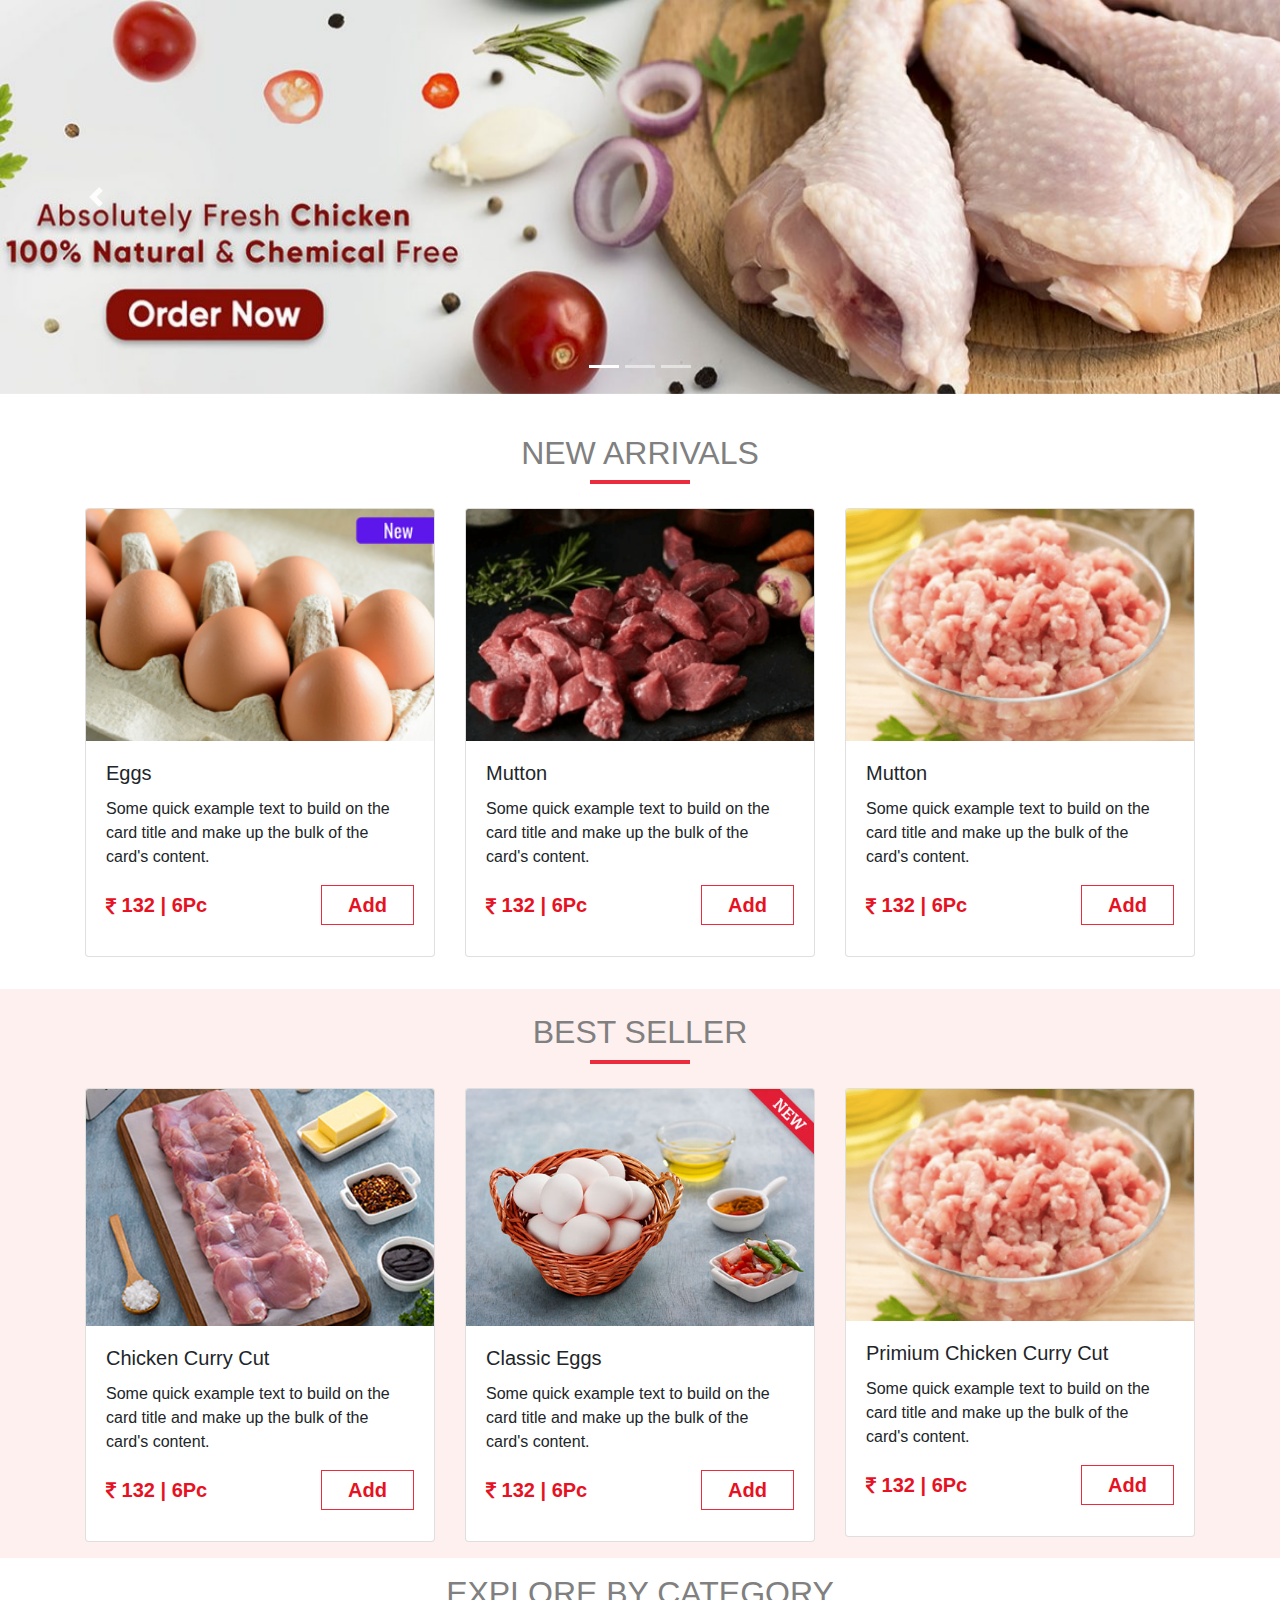
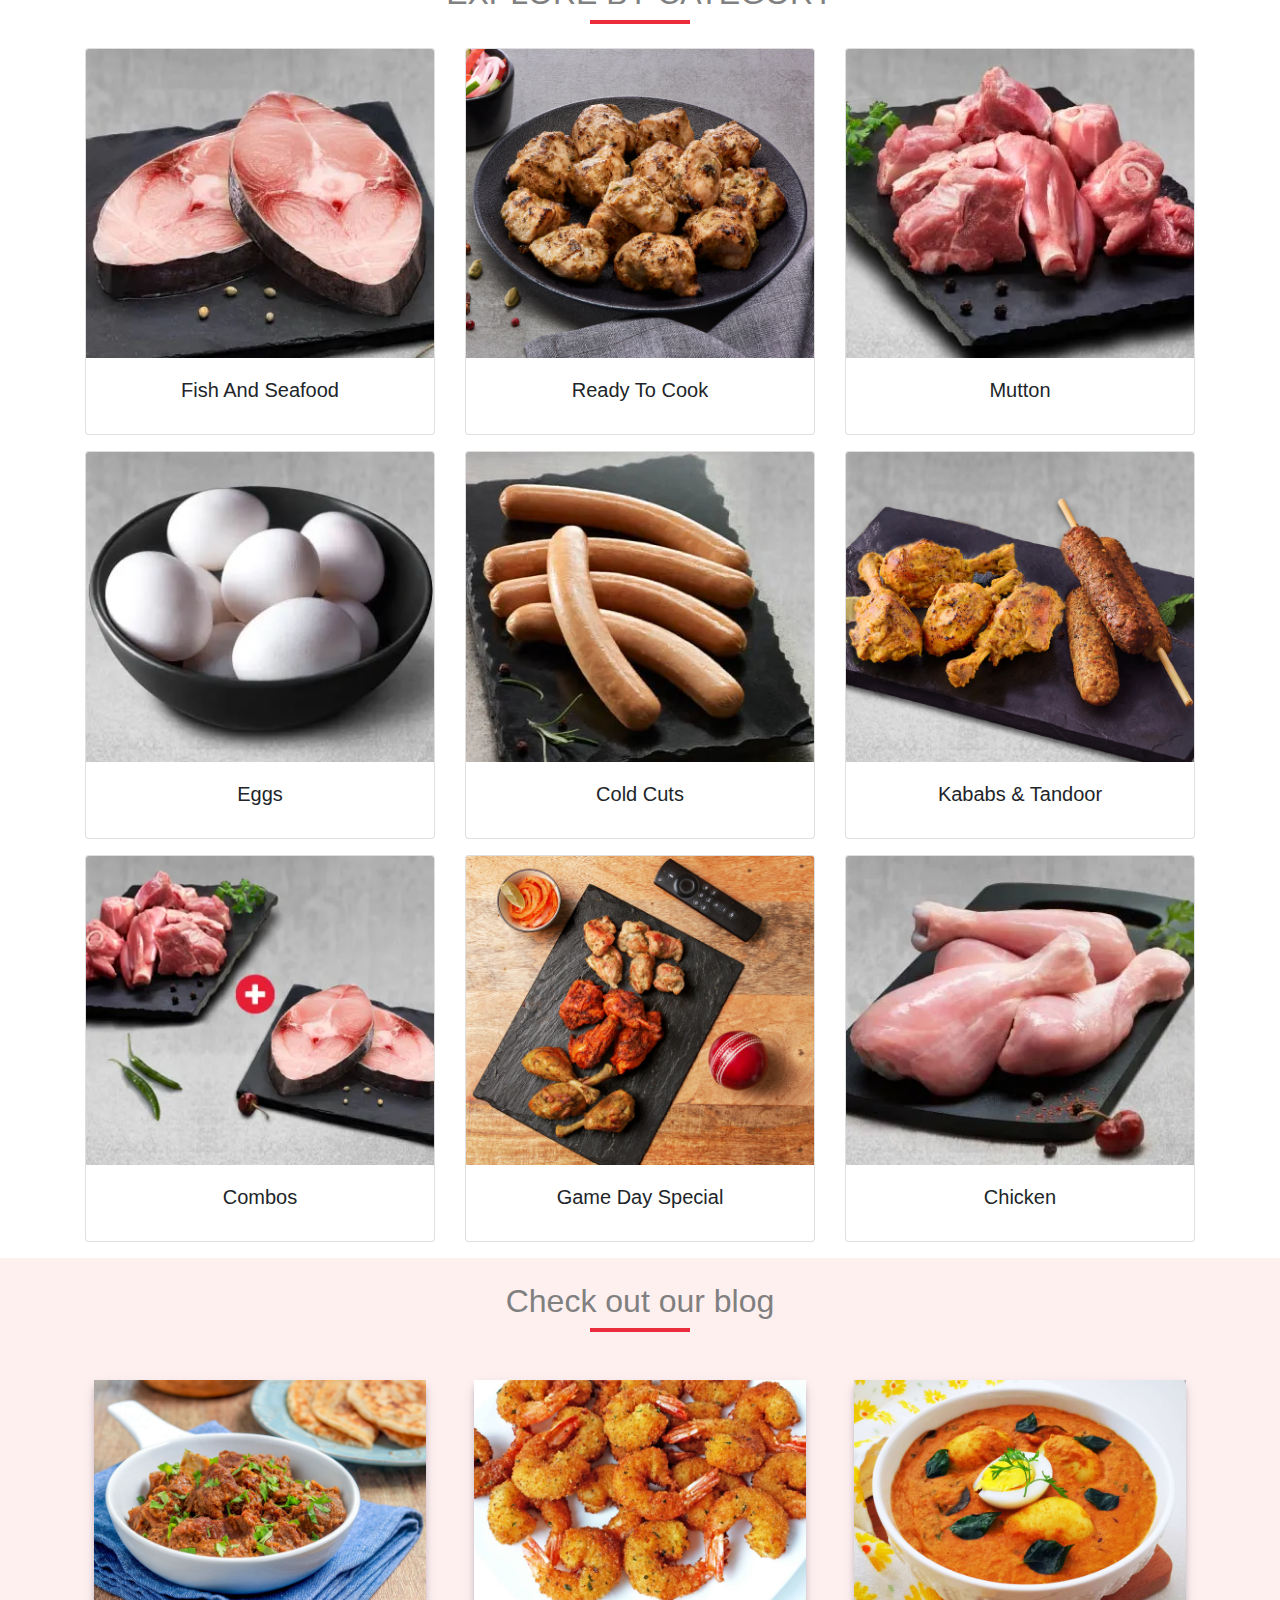
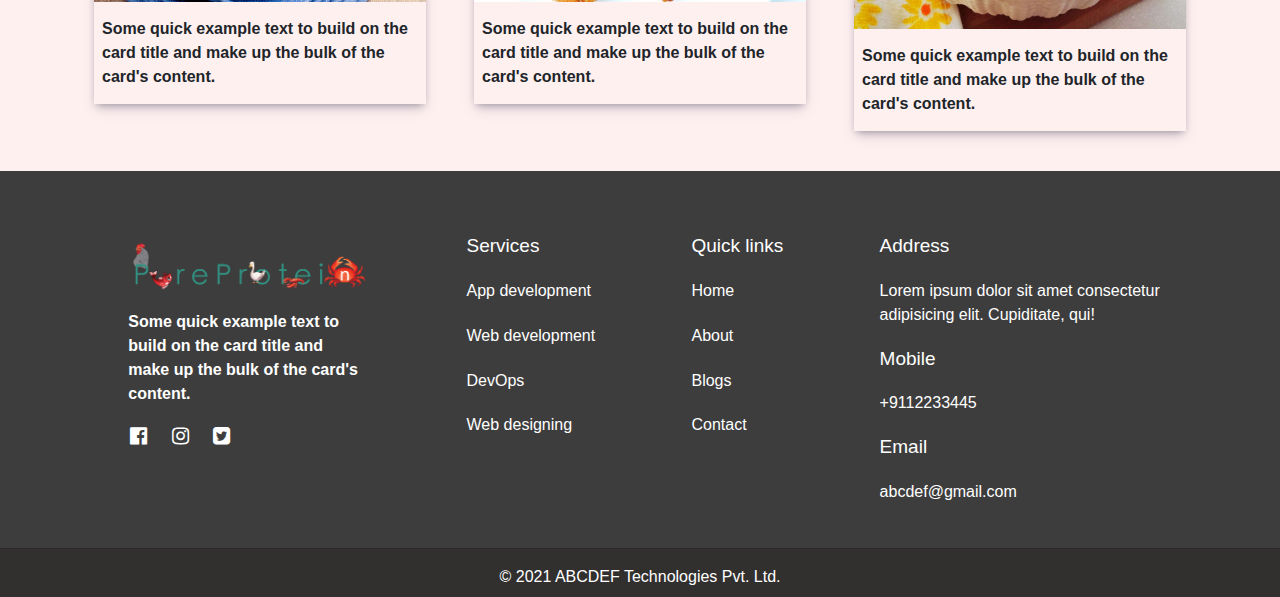
<file: index.html>
<!DOCTYPE html>
<html lang="en">

<head>
  <meta charset="UTF-8">
  <meta http-equiv="X-UA-Compatible" content="IE=edge">
  <meta name="viewport" content="width=device-width, initial-scale=1.0">
  <link rel="stylesheet" href="https://cdn.jsdelivr.net/npm/bootstrap@4.0.0/dist/css/bootstrap.min.css"
    integrity="sha384-Gn5384xqQ1aoWXA+058RXPxPg6fy4IWvTNh0E263XmFcJlSAwiGgFAW/dAiS6JXm" crossorigin="anonymous">
  <link rel="stylesheet" href="style/style.css">
  <link rel="stylesheet" href="https://cdnjs.cloudflare.com/ajax/libs/font-awesome/4.7.0/css/font-awesome.min.css">
 
  <title>Foodproject</title>
</head>

<body>
  <div class="header" id="headerd">
   
  </div>
  <!-- banner -->
  <section>
    <div class="row mr-0 ml-0" id="padding100">
      <div class="col-12 p-0">
        <!-- start -->
        <div id="carouselExampleIndicators" class="carousel slide" data-ride="carousel">
          <ol class="carousel-indicators">
            <li data-target="#carouselExampleIndicators" data-slide-to="0" class="active"></li>
            <li data-target="#carouselExampleIndicators" data-slide-to="1"></li>
            <li data-target="#carouselExampleIndicators" data-slide-to="2"></li>
          </ol>
          <div class="carousel-inner">
            <div class="carousel-item active">
              <img class="d-block w-100 img-fluid" src="./images/sliderr.jpg" alt="First slide">
            </div>
            <div class="carousel-item">
              <img class="d-block w-100 img-fluid" src="./images/slider3.jpg" alt="Second slide">
            </div>
            <div class="carousel-item">
              <img class="d-block w-100 img-fluid" src="./images/sliderr.jpg" alt="Third slide">
            </div>
          </div>
          <a class="carousel-control-prev" href="#carouselExampleIndicators" role="button" data-slide="prev">
            <span class="carousel-control-prev-icon" aria-hidden="true"></span>
            <span class="sr-only">Previous</span>
          </a>
          <a class="carousel-control-next" href="#carouselExampleIndicators" role="button" data-slide="next">
            <span class="carousel-control-next-icon" aria-hidden="true"></span>
            <span class="sr-only">Next</span>
          </a>
        </div>
        <!-- end -->
      </div>
    </div>
  </section>
  <!-- end -->
  <!-- card section -->
  <section>
    <div class="container mt-3 position-relative">
      <h2 class="text-center position-relative  new-arrivals pt-4"> NEW ARRIVALS</h2>
      <div class="arrow mb-4">
      </div>


      <div class="row">
        <div class="col-lg-4 col-md-6 mb-3 ">
          <div class="card effect">

            <img class="card-img-top position-relative" src="./images/9.png" alt="Card image cap">
            <div class="overlay">
            </div>

            <div class="card-body">
              <h5 class="card-title">Eggs</h5>
              <p class="card-text">Some quick example text to build on the card title and make up the bulk of the card's
                content.</p>
              <!-- <a href="#" class="btn btn-primary">Go somewhere</a> -->
              <div class=" mt-2 d-flex  justify-content-between check-1">
                <div class="d-flex rupay">
                  <p> <i class="fa fa-inr" aria-hidden="true"></i> 132 | 6Pc</p>
                </div>

                <a href="#" class="buttoncard-1">Add</a>
              </div>

            </div>
          </div>
        </div>
        <div class="col-lg-4 col-md-6 mb-3">
          <div class="card effect">
            <img class="card-img-top" src="./images/1.png" alt="Card image cap">
            <div class="card-body">
              <h5 class="card-title">Mutton</h5>
              <p class="card-text">Some quick example text to build on the card title and make up the bulk of the card's
                content.</p>
              <div class=" mt-2 d-flex  justify-content-between check-1">
                <div class="d-flex rupay">
                  <p> <i class="fa fa-inr" aria-hidden="true"></i> 132 | 6Pc</p>
                </div>

                <a href="#" class="buttoncard-1">Add</a>
              </div>
            </div>
          </div>
        </div>
        <div class="col-lg-4 col-md-6 mb-3">
          <div class="card effect">
            <img class="card-img-top" src="./images/2.png" alt="Card image cap">
            <div class="card-body">
              <h5 class="card-title">Mutton</h5>
              <p class="card-text">Some quick example text to build on the card title and make up the bulk of the card's
                content.</p>
              <div class=" mt-2 d-flex  justify-content-between check-1">
                <div class="d-flex rupay">
                  <p> <i class="fa fa-inr" aria-hidden="true"></i> 132 | 6Pc</p>
                </div>

                <a href="#" class="buttoncard-1">Add</a>
              </div>
            </div>
          </div>
        </div>




      </div>
  </section>
  <!-- card end -->

  <!-- card section -->
  <section class="bgcolor">
    <div class="container mt-3 ">
      <h2 class="text-center pt-4 new-arrivals">BEST SELLER </h2>
      <div class="arrow mb-4">
      </div>
      <div class="row">



        <div class="col-lg-4 col-md-6 mb-3">
          <div class="card effect">
            <img class="card-img-top" src="./images/222.jfif" alt="Card image cap">
            <div class="card-body">
              <h5 class="card-title">Chicken Curry Cut</h5>
              <p class="card-text">Some quick example text to build on the card title and make up the bulk of the card's
                content.</p>
              <div class=" mt-2 d-flex  justify-content-between check-1">
                <div class="d-flex rupay">
                  <p> <i class="fa fa-inr" aria-hidden="true"></i> 132 | 6Pc</p>
                </div>

                <a href="#" class="buttoncard-1">Add</a>
              </div>
            </div>
          </div>
        </div>
        <div class="col-lg-4 col-md-6 mb-3">
          <div class="card effect">
            <img class="card-img-top" src="./images/16.jfif" alt="Card image cap">
            <div class="card-body">
              <h5 class="card-title">Classic Eggs</h5>
              <p class="card-text">Some quick example text to build on the card title and make up the bulk of the card's
                content.</p>
              <div class=" mt-2 d-flex  justify-content-between check-1">
                <div class="d-flex rupay">
                  <p> <i class="fa fa-inr" aria-hidden="true"></i> 132 | 6Pc</p>
                </div>

                <a href="#" class="buttoncard-1">Add</a>
              </div>
            </div>
          </div>
        </div>
        <div class="col-lg-4 col-md-6 mb-3">
          <div class="card effect">
            <img class="card-img-top" src="./images/2.png" alt="Card image cap">
            <div class="card-body">
              <h5 class="card-title">Primium Chicken Curry Cut</h5>
              <p class="card-text">Some quick example text to build on the card title and make up the bulk of the card's
                content.</p>
              <div class=" mt-2 d-flex  justify-content-between check-1 ">
                <div class="d-flex rupay">
                  <p> <i class="fa fa-inr" aria-hidden="true"></i> 132 | 6Pc</p>
                </div>

                <a href="#" class="buttoncard-1">Add</a>
              </div>
            </div>
          </div>
        </div>

      </div>
  </section>
  <!-- card end -->


  <!-- card section -->
  <section>
    <div class="container mt-3">
      <h2 class="text-center pt-4-3 new-arrivals">EXPLORE BY CATEGORY </h2>
      <div class="arrow mb-4">
      </div>
      <div class="row">



        <div class="col-lg-4 col-md-6 mb-3">
          <div class="card effect">
            <img class="card-img-top" src="./images/21.webp" alt="Card image cap">
            <div class="card-body">
              <h5 class="card-title text-center">Fish And Seafood</h5>
              <!-- <p class="card-text">Some quick example text to build on the card title and make up the bulk of the card's content.</p> -->
              <!-- <div class=" mt-2 d-flex  justify-content-between check-1">
             <div class="d-flex rupay"> <p> <i class="fa fa-inr" aria-hidden="true"></i> 132 | 6Pc</p>
            </div>
             
              <a href="#" class="buttoncard-1">Add</a>
          </div> -->
            </div>
          </div>
        </div>
        <div class="col-lg-4 col-md-6 mb-3">
          <div class="card effect">
            <img class="card-img-top" src="./images/22.jfif" alt="Card image cap">
            <div class="card-body">
              <h5 class="card-title text-center">Ready To Cook</h5>
              <!-- <p class="card-text">Some quick example text to build on the card title and make up the bulk of the card's content.</p> -->
              <!-- <div class=" mt-2 d-flex  justify-content-between check-1">
             <div class="d-flex rupay"> <p> <i class="fa fa-inr" aria-hidden="true"></i> 132 | 6Pc</p></div>
            
              <a href="#" class="buttoncard-1">Add</a>
          </div> -->
            </div>
          </div>
        </div>
        <div class="col-lg-4 col-md-6 mb-3">
          <div class="card effect">
            <img class="card-img-top" src="./images/23.webp" alt="Card image cap">
            <div class="card-body">
              <h5 class="card-title text-center">Mutton</h5>
              <!-- <p class="card-text">Some quick example text to build on the card title and make up the bulk of the card's content.</p> -->
              <!-- <div class=" mt-2 d-flex  justify-content-between check-1 ">
             <div class="d-flex rupay">
              <p> <i class="fa fa-inr" aria-hidden="true"></i> 132 | 6Pc</p>
             </div>
             
              <a href="#" class="buttoncard-1">Add</a>
          </div> -->
            </div>
          </div>
        </div>
        <div class="col-lg-4 col-md-6 mb-3">
          <div class="card effect">
            <img class="card-img-top" src="./images/24.webp" alt="Card image cap">
            <div class="card-body">
              <h5 class="card-title text-center">Eggs</h5>
              <!-- <p class="card-text">Some quick example text to build on the card title and make up the bulk of the card's content.</p> -->
              <!-- <div class=" mt-2 d-flex  justify-content-between check-1 ">
             <div class="d-flex rupay">
              <p> <i class="fa fa-inr" aria-hidden="true"></i> 132 | 6Pc</p>
             </div>
             
              <a href="#" class="buttoncard-1">Add</a>
          </div> -->
            </div>
          </div>
        </div>
        <div class="col-lg-4 col-md-6 mb-3">
          <div class="card effect">
            <img class="card-img-top" src="./images/25.webp" alt="Card image cap">
            <div class="card-body">
              <h5 class="card-title text-center">Cold Cuts</h5>
              <!-- <p class="card-text">Some quick example text to build on the card title and make up the bulk of the card's content.</p> -->
              <!-- <div class=" mt-2 d-flex  justify-content-between check-1 ">
             <div class="d-flex rupay">
              <p> <i class="fa fa-inr" aria-hidden="true"></i> 132 | 6Pc</p>
             </div>
             
              <a href="#" class="buttoncard-1">Add</a>
          </div> -->
            </div>
          </div>
        </div>
        <div class="col-lg-4 col-md-6 mb-3">
          <div class="card effect">
            <img class="card-img-top" src="./images/26.jfif" alt="Card image cap">
            <div class="card-body">
              <h5 class="card-title text-center">Kababs & Tandoor</h5>
              <!-- <p class="card-text">Some quick example text to build on the card title and make up the bulk of the card's content.</p> -->
              <!-- <div class=" mt-2 d-flex  justify-content-between check-1 ">
             <div class="d-flex rupay">
              <p> <i class="fa fa-inr" aria-hidden="true"></i> 132 | 6Pc</p>
             </div>
             
              <a href="#" class="buttoncard-1">Add</a>
          </div> -->
            </div>
          </div>
        </div>
        <div class="col-lg-4 col-md-6 mb-3">
          <div class="card effect">
            <img class="card-img-top" src="./images/27.webp" alt="Card image cap">
            <div class="card-body">
              <h5 class="card-title text-center">Combos</h5>
              <!-- <p class="card-text">Some quick example text to build on the card title and make up the bulk of the card's content.</p> -->
              <!-- <div class=" mt-2 d-flex  justify-content-between check-1 ">
             <div class="d-flex rupay">
              <p> <i class="fa fa-inr" aria-hidden="true"></i> 132 | 6Pc</p>
             </div>
             
              <a href="#" class="buttoncard-1">Add</a>
          </div> -->
            </div>
          </div>
        </div>
        <div class="col-lg-4 col-md-6 mb-3">
          <div class="card effect">
            <img class="card-img-top" src="./images/28.jfif" alt="Card image cap">
            <div class="card-body">
              <h5 class="card-title text-center">Game Day Special</h5>
              <!-- <p class="card-text">Some quick example text to build on the card title and make up the bulk of the card's content.</p> -->
              <!-- <div class=" mt-2 d-flex  justify-content-between check-1 ">
             <div class="d-flex rupay">
              <p> <i class="fa fa-inr" aria-hidden="true"></i> 132 | 6Pc</p>
             </div>
             
              <a href="#" class="buttoncard-1">Add</a>
          </div> -->
            </div>
          </div>
        </div>
        <div class="col-lg-4 col-md-6 mb-3">
          <div class="card effect">
            <img class="card-img-top" src="./images/29.webp" alt="Card image cap">
            <div class="card-body">
              <h5 class="card-title text-center">Chicken</h5>
              <!-- <p class="card-text">Some quick example text to build on the card title and make up the bulk of the card's content.</p> -->
              <!-- <div class=" mt-2 d-flex  justify-content-between check-1 ">
             <div class="d-flex rupay">
              <p> <i class="fa fa-inr" aria-hidden="true"></i> 132 | 6Pc</p>
             </div>
             
              <a href="#" class="buttoncard-1">Add</a>
          </div> -->
            </div>
          </div>
        </div>
      </div>
  </section>
  <!-- card end -->
  <!-- blog -->
  <section class="bgcolor">
    <div class="container ">
      <h2 class=" text-center new-arrivals pt-4">Check out our blog</h2>
      <div class="arrow mb-4">
      </div>
      <div class="row">
        <div class="col-lg-4 p-4">
          <div class="boxshadow">
            <div class="blogimg">
              <img src="./images/blog-2.jpg" class="w-100">
            </div>
            <p class="blogpara">
              Some quick example text to build on the card title and make up the bulk of the card's content.
            </p>
          </div>


        </div>
        <div class="col-lg-4 p-4">
          <div class="boxshadow">
            <div class="blogimg">
              <img src="./images/blog-6.jpg" class="w-100" p-2>
            </div>
            <p class="blogpara">
              Some quick example text to build on the card title and make up the bulk of the card's content.
            </p>
          </div>


        </div>
        <div class="col-lg-4 p-4">
          <div class="boxshadow">
            <div class="blogimg">
              <img src="./images/blog-5.jpg" class="w-100">
            </div>
            <p class="blogpara">
              Some quick example text to build on the card title and make up the bulk of the card's content.
            </p>
          </div>


        </div>

      </div>
    </div>
  </section>
  <!-- end -->
  <!-- footer -->
<div id="lastfoot">


</div>


  <!-- footer end -->



 <!-- <script>
    var nav = document.getElementById('navigation');

    window.onscroll = function () {

      if (window.pageYOffset > 50) {

        nav.style.position = "fixed";
        nav.style.top = 0;
        nav.style.background = "white";
        nav.style.zIndex = 999;
        nav.style.width = "100%";
        document.getElementById("padding100").style.marginTop = "180px"
      }

      else {
        // nav.style.position = "absolute";
        nav.style.position = 'relative'; //fixed
        nav.style.top = 0;
        nav.style.background = "#dfdfdf"
        nav.style.width = 100;
        document.getElementById("padding100").style.marginTop = "0px"
      }
    }
  </script>  -->
  
  <script src="https://code.jquery.com/jquery-3.2.1.slim.min.js"
    integrity="sha384-KJ3o2DKtIkvYIK3UENzmM7KCkRr/rE9/Qpg6aAZGJwFDMVNA/GpGFF93hXpG5KkN"
    crossorigin="anonymous"></script>
  <script src="https://cdn.jsdelivr.net/npm/popper.js@1.12.9/dist/umd/popper.min.js"
    integrity="sha384-ApNbgh9B+Y1QKtv3Rn7W3mgPxhU9K/ScQsAP7hUibX39j7fakFPskvXusvfa0b4Q"
    crossorigin="anonymous"></script>
  <script src="https://cdn.jsdelivr.net/npm/bootstrap@4.0.0/dist/js/bootstrap.min.js"
    integrity="sha384-JZR6Spejh4U02d8jOt6vLEHfe/JQGiRRSQQxSfFWpi1MquVdAyjUar5+76PVCmYl"
    crossorigin="anonymous"></script>

<script src="./js/header.js"></script>
<script src="./js/footer.js"></script>

</body>

</html>
</file>
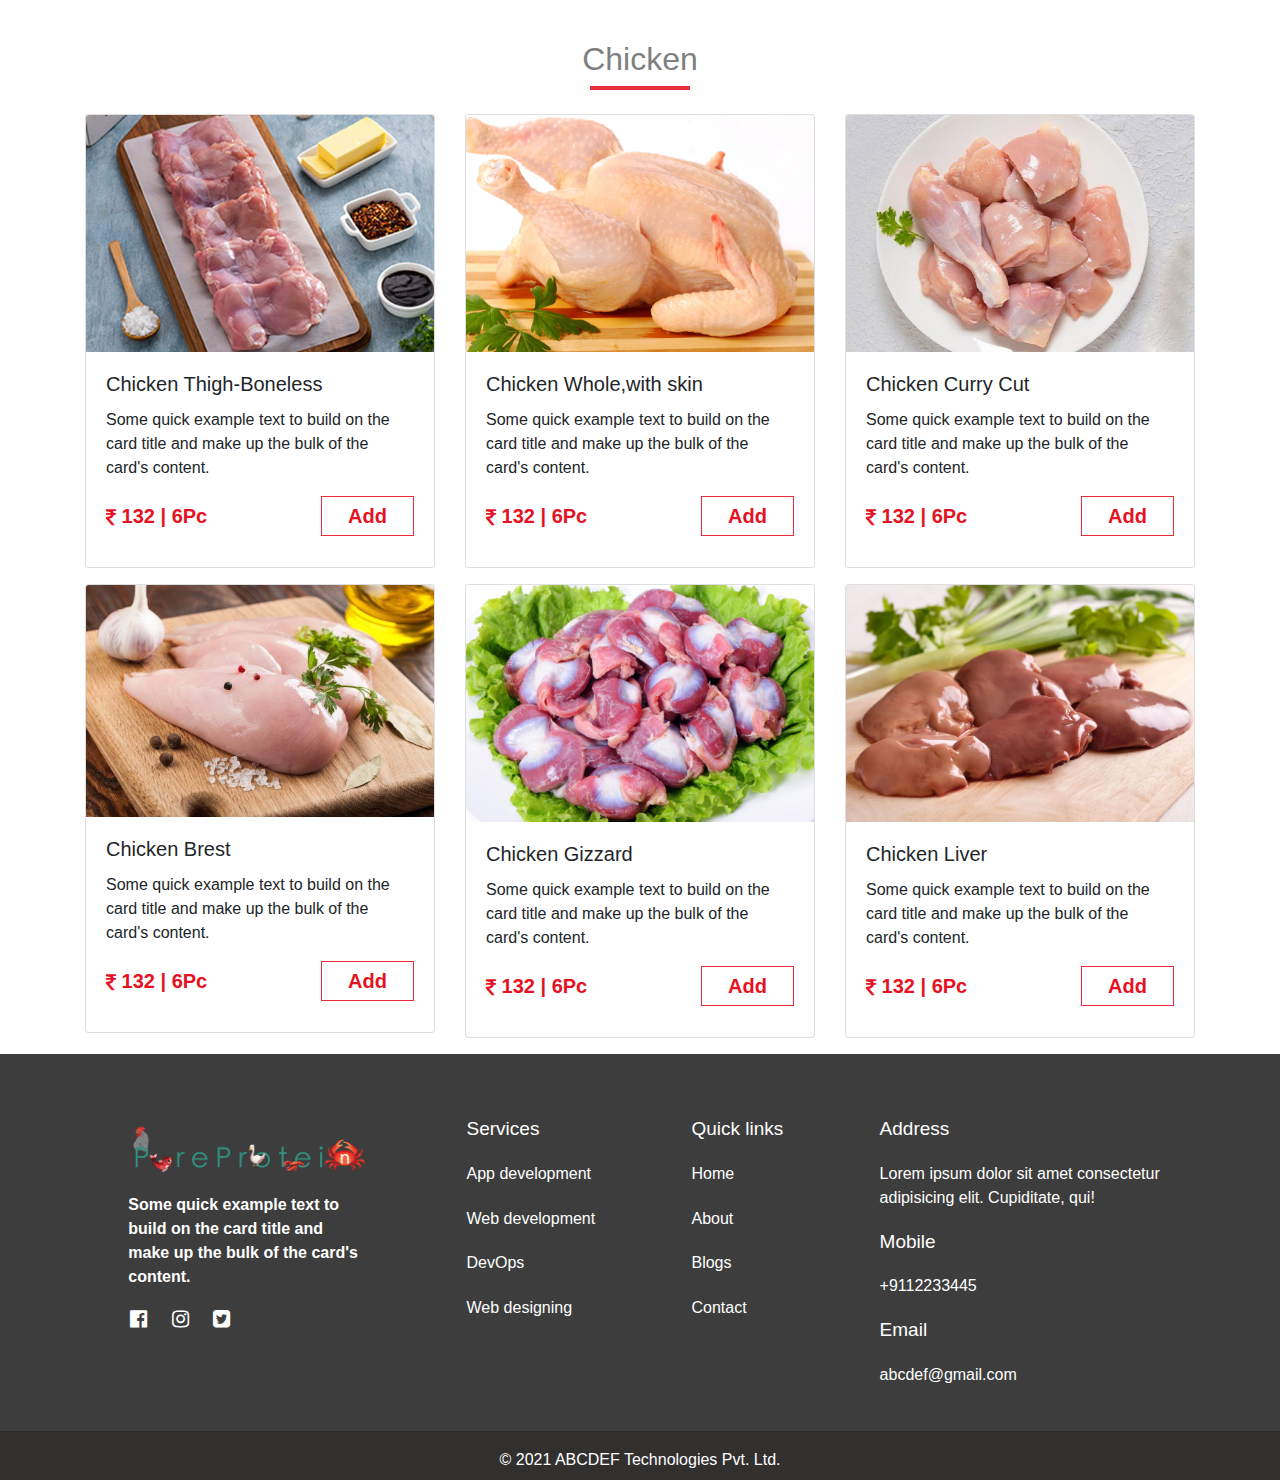
<file: chicken.html>
<!DOCTYPE html>
<html lang="en">

<head>
  <meta charset="UTF-8">
  <meta http-equiv="X-UA-Compatible" content="IE=edge">
  <meta name="viewport" content="width=device-width, initial-scale=1.0">
  <link rel="stylesheet" href="https://cdn.jsdelivr.net/npm/bootstrap@4.0.0/dist/css/bootstrap.min.css"
    integrity="sha384-Gn5384xqQ1aoWXA+058RXPxPg6fy4IWvTNh0E263XmFcJlSAwiGgFAW/dAiS6JXm" crossorigin="anonymous">
  <link rel="stylesheet" href="style/style.css">
  <link rel="stylesheet" href="https://cdnjs.cloudflare.com/ajax/libs/font-awesome/4.7.0/css/font-awesome.min.css">
 
  <title>Chicken</title>
</head>

<body>
  <div class="header" id="headerd">
   
  </div>
  <!-- banner -->
  <!-- <section>
    <div class="row mr-0 ml-0" id="padding100">
      <div class="col-12 p-0">
       
        <div id="carouselExampleIndicators" class="carousel slide" data-ride="carousel">
          <ol class="carousel-indicators">
            <li data-target="#carouselExampleIndicators" data-slide-to="0" class="active"></li>
            <li data-target="#carouselExampleIndicators" data-slide-to="1"></li>
            <li data-target="#carouselExampleIndicators" data-slide-to="2"></li>
          </ol>
          <div class="carousel-inner">
            <div class="carousel-item active">
              <img class="d-block w-100 img-fluid" src="./images/sliderr.jpg" alt="First slide">
            </div>
            <div class="carousel-item">
              <img class="d-block w-100 img-fluid" src="./images/slider3.jpg" alt="Second slide">
            </div>
            <div class="carousel-item">
              <img class="d-block w-100 img-fluid" src="./images/sliderr.jpg" alt="Third slide">
            </div>
          </div>
          <a class="carousel-control-prev" href="#carouselExampleIndicators" role="button" data-slide="prev">
            <span class="carousel-control-prev-icon" aria-hidden="true"></span>
            <span class="sr-only">Previous</span>
          </a>
          <a class="carousel-control-next" href="#carouselExampleIndicators" role="button" data-slide="next">
            <span class="carousel-control-next-icon" aria-hidden="true"></span>
            <span class="sr-only">Next</span>
          </a>
        </div>
      
      </div>
    </div>
  </section> -->
  <!-- end -->
  <!-- card section -->
  <section>
    <div class="container mt-3 position-relative">
      <h2 class="text-center position-relative  new-arrivals pt-4"> Chicken</h2>
      <div class="arrow mb-4">
      </div>


      <div class="row">
        <div class="col-lg-4 col-md-6 mb-3 ">
          <div class="card effect">

            <img class="card-img-top position-relative" src="./images/222.jfif" alt="Card image cap">
            <div class="overlay">
            </div>

            <div class="card-body">
              <h5 class="card-title">Chicken Thigh-Boneless</h5>
              <p class="card-text">Some quick example text to build on the card title and make up the bulk of the card's
                content.</p>
              <!-- <a href="#" class="btn btn-primary">Go somewhere</a> -->
              <div class=" mt-2 d-flex  justify-content-between check-1">
                <div class="d-flex rupay">
                  <p> <i class="fa fa-inr" aria-hidden="true"></i> 132 | 6Pc</p>
                </div>

                <a href="product.html" class="buttoncard-1">Add</a>
              </div>

            </div>
          </div>
        </div>
        <div class="col-lg-4 col-md-6 mb-3">
          <div class="card effect">
            <img class="card-img-top" src="./images/chicken1.png" alt="Card image cap">
            <div class="card-body">
              <h5 class="card-title">Chicken Whole,with skin</h5>
              <p class="card-text">Some quick example text to build on the card title and make up the bulk of the card's
                content.</p>
              <div class=" mt-2 d-flex  justify-content-between check-1">
                <div class="d-flex rupay">
                  <p> <i class="fa fa-inr" aria-hidden="true"></i> 132 | 6Pc</p>
                </div>

                <a href="product.html" class="buttoncard-1">Add</a>
              </div>
            </div>
          </div>
        </div>
        <div class="col-lg-4 col-md-6 mb-3">
          <div class="card effect">
            <img class="card-img-top" src="./images/chicken2.png" alt="Card image cap">
            <div class="card-body">
              <h5 class="card-title">Chicken Curry Cut</h5>
              <p class="card-text">Some quick example text to build on the card title and make up the bulk of the card's
                content.</p>
              <div class=" mt-2 d-flex  justify-content-between check-1">
                <div class="d-flex rupay">
                  <p> <i class="fa fa-inr" aria-hidden="true"></i> 132 | 6Pc</p>
                </div>

                <a href="product.html" class="buttoncard-1">Add</a>
              </div>
            </div>
          </div>
        </div>

        <!-- add -->
        <div class="col-lg-4 col-md-6 mb-3">
            <div class="card effect">
              <img class="card-img-top" src="./images/chicken3.webp" alt="Card image cap">
              <div class="card-body">
                <h5 class="card-title">Chicken Brest</h5>
                <p class="card-text">Some quick example text to build on the card title and make up the bulk of the card's
                  content.</p>
                <div class=" mt-2 d-flex  justify-content-between check-1">
                  <div class="d-flex rupay">
                    <p> <i class="fa fa-inr" aria-hidden="true"></i> 132 | 6Pc</p>
                  </div>
  
                  <a href="product.html" class="buttoncard-1">Add</a>
                </div>
              </div>
            </div>
          </div><div class="col-lg-4 col-md-6 mb-3">
            <div class="card effect">
              <img class="card-img-top" src="./images/chicke4.png" alt="Card image cap">
              <div class="card-body">
                <h5 class="card-title">Chicken Gizzard</h5>
                <p class="card-text">Some quick example text to build on the card title and make up the bulk of the card's
                  content.</p>
                <div class=" mt-2 d-flex  justify-content-between check-1">
                  <div class="d-flex rupay">
                    <p> <i class="fa fa-inr" aria-hidden="true"></i> 132 | 6Pc</p>
                  </div>
  
                  <a href="product.html" class="buttoncard-1">Add</a>
                </div>
              </div>
            </div>
          </div><div class="col-lg-4 col-md-6 mb-3">
            <div class="card effect">
              <img class="card-img-top" src="./images/chicken5.png" alt="Card image cap">
              <div class="card-body">
                <h5 class="card-title">Chicken Liver</h5>
                <p class="card-text">Some quick example text to build on the card title and make up the bulk of the card's
                  content.</p>
                <div class=" mt-2 d-flex  justify-content-between check-1">
                  <div class="d-flex rupay">
                    <p> <i class="fa fa-inr" aria-hidden="true"></i> 132 | 6Pc</p>
                  </div>
  
                  <a href="product.html" class="buttoncard-1">Add</a>
                </div>
              </div>
            </div>
          </div>
        <!-- end -->



      </div>
  </section>
  <!-- card end -->

  <!-- card section -->
  <!-- <section class="bgcolor">
    <div class="container mt-3 ">
      <h2 class="text-center pt-4 new-arrivals">BEST CHICKEN SELLER </h2>
      <div class="arrow mb-4">
      </div>
      <div class="row">



        <div class="col-lg-4 col-md-6 mb-3">
          <div class="card effect">
            <img class="card-img-top" src="./images/222.jfif" alt="Card image cap">
            <div class="card-body">
              <h5 class="card-title">Chicken Curry Cut</h5>
              <p class="card-text">Some quick example text to build on the card title and make up the bulk of the card's
                content.</p>
              <div class=" mt-2 d-flex  justify-content-between check-1">
                <div class="d-flex rupay">
                  <p> <i class="fa fa-inr" aria-hidden="true"></i> 132 | 6Pc</p>
                </div>

                <a href="#" class="buttoncard-1">Add</a>
              </div>
            </div>
          </div>
        </div>
        <div class="col-lg-4 col-md-6 mb-3">
          <div class="card effect">
            <img class="card-img-top" src="./images/222.jfif" alt="Card image cap">
            <div class="card-body">
              <h5 class="card-title">Classic Eggs</h5>
              <p class="card-text">Some quick example text to build on the card title and make up the bulk of the card's
                content.</p>
              <div class=" mt-2 d-flex  justify-content-between check-1">
                <div class="d-flex rupay">
                  <p> <i class="fa fa-inr" aria-hidden="true"></i> 132 | 6Pc</p>
                </div>

                <a href="#" class="buttoncard-1">Add</a>
              </div>
            </div>
          </div>
        </div>
        <div class="col-lg-4 col-md-6 mb-3">
          <div class="card effect">
            <img class="card-img-top" src="./images/222.jfif" alt="Card image cap">
            <div class="card-body">
              <h5 class="card-title">Primium Chicken Curry Cut</h5>
              <p class="card-text">Some quick example text to build on the card title and make up the bulk of the card's
                content.</p>
              <div class=" mt-2 d-flex  justify-content-between check-1 ">
                <div class="d-flex rupay">
                  <p> <i class="fa fa-inr" aria-hidden="true"></i> 132 | 6Pc</p>
                </div>

                <a href="#" class="buttoncard-1">Add</a>
              </div>
            </div>
          </div>
        </div>

      </div>
  </section> -->
  <!-- card end -->


  <!-- card section -->
  <!-- <section>
    <div class="container mt-3">
      <h2 class="text-center pt-4-3 new-arrivals">EXPLORE BY CATEGORY </h2>
      <div class="arrow mb-4">
      </div>
      <div class="row">



        <div class="col-lg-4 col-md-6 mb-3">
          <div class="card effect">
            <img class="card-img-top" src="./images/222.jfif" alt="Card image cap">
            <div class="card-body">
              <h5 class="card-title text-center">Fish And Seafood</h5> -->
              <!-- <p class="card-text">Some quick example text to build on the card title and make up the bulk of the card's content.</p> -->
              <!-- <div class=" mt-2 d-flex  justify-content-between check-1">
             <div class="d-flex rupay"> <p> <i class="fa fa-inr" aria-hidden="true"></i> 132 | 6Pc</p>
            </div>
             
              <a href="#" class="buttoncard-1">Add</a>
          </div> -->
            <!-- </div>
          </div>
        </div>
        <div class="col-lg-4 col-md-6 mb-3">
          <div class="card effect">
            <img class="card-img-top" src="./images/222.jfif" alt="Card image cap">
            <div class="card-body">
              <h5 class="card-title text-center">Ready To Cook</h5> -->
              <!-- <p class="card-text">Some quick example text to build on the card title and make up the bulk of the card's content.</p> -->
              <!-- <div class=" mt-2 d-flex  justify-content-between check-1">
             <div class="d-flex rupay"> <p> <i class="fa fa-inr" aria-hidden="true"></i> 132 | 6Pc</p></div>
            
              <a href="#" class="buttoncard-1">Add</a>
          </div> -->
            <!-- </div>
          </div>
        </div>
        <div class="col-lg-4 col-md-6 mb-3">
          <div class="card effect">
            <img class="card-img-top" src="./images/222.jfif" alt="Card image cap">
            <div class="card-body">
              <h5 class="card-title text-center">Mutton</h5> -->
              <!-- <p class="card-text">Some quick example text to build on the card title and make up the bulk of the card's content.</p> -->
              <!-- <div class=" mt-2 d-flex  justify-content-between check-1 ">
             <div class="d-flex rupay">
              <p> <i class="fa fa-inr" aria-hidden="true"></i> 132 | 6Pc</p>
             </div>
             
              <a href="#" class="buttoncard-1">Add</a>
          </div> -->
            <!-- </div>
          </div>
        </div>
        <div class="col-lg-4 col-md-6 mb-3">
          <div class="card effect">
            <img class="card-img-top" src="./images/222.jfif" alt="Card image cap">
            <div class="card-body">
              <h5 class="card-title text-center">Eggs</h5> -->
              <!-- <p class="card-text">Some quick example text to build on the card title and make up the bulk of the card's content.</p> -->
              <!-- <div class=" mt-2 d-flex  justify-content-between check-1 ">
             <div class="d-flex rupay">
              <p> <i class="fa fa-inr" aria-hidden="true"></i> 132 | 6Pc</p>
             </div>
             
              <a href="#" class="buttoncard-1">Add</a>
          </div> -->
            <!-- </div>
          </div>
        </div>
        <div class="col-lg-4 col-md-6 mb-3">
          <div class="card effect">
            <img class="card-img-top" src="./images/222.jfif" alt="Card image cap">
            <div class="card-body">
              <h5 class="card-title text-center">Cold Cuts</h5> -->
              <!-- <p class="card-text">Some quick example text to build on the card title and make up the bulk of the card's content.</p> -->
              <!-- <div class=" mt-2 d-flex  justify-content-between check-1 ">
             <div class="d-flex rupay">
              <p> <i class="fa fa-inr" aria-hidden="true"></i> 132 | 6Pc</p>
             </div>
             
              <a href="#" class="buttoncard-1">Add</a>
          </div> -->
            <!-- </div>
          </div>
        </div>
        <div class="col-lg-4 col-md-6 mb-3">
          <div class="card effect">
            <img class="card-img-top" src="./images/222.jfif" alt="Card image cap">
            <div class="card-body">
              <h5 class="card-title text-center">Kababs & Tandoor</h5> -->
              <!-- <p class="card-text">Some quick example text to build on the card title and make up the bulk of the card's content.</p> -->
              <!-- <div class=" mt-2 d-flex  justify-content-between check-1 ">
             <div class="d-flex rupay">
              <p> <i class="fa fa-inr" aria-hidden="true"></i> 132 | 6Pc</p>
             </div>
             
              <a href="#" class="buttoncard-1">Add</a>
          </div> -->
            <!-- </div>
          </div>
        </div>
        <div class="col-lg-4 col-md-6 mb-3">
          <div class="card effect">
            <img class="card-img-top" src="./images/222.jfif" alt="Card image cap">
            <div class="card-body">
              <h5 class="card-title text-center">Combos</h5> -->
              <!-- <p class="card-text">Some quick example text to build on the card title and make up the bulk of the card's content.</p> -->
              <!-- <div class=" mt-2 d-flex  justify-content-between check-1 ">
             <div class="d-flex rupay">
              <p> <i class="fa fa-inr" aria-hidden="true"></i> 132 | 6Pc</p>
             </div>
             
              <a href="#" class="buttoncard-1">Add</a>
          </div> -->
            <!-- </div>
          </div>
        </div>
        <div class="col-lg-4 col-md-6 mb-3">
          <div class="card effect">
            <img class="card-img-top" src="./images/222.jfif" alt="Card image cap">
            <div class="card-body">
              <h5 class="card-title text-center">Game Day Special</h5> -->
              <!-- <p class="card-text">Some quick example text to build on the card title and make up the bulk of the card's content.</p> -->
              <!-- <div class=" mt-2 d-flex  justify-content-between check-1 ">
             <div class="d-flex rupay">
              <p> <i class="fa fa-inr" aria-hidden="true"></i> 132 | 6Pc</p>
             </div>
             
              <a href="#" class="buttoncard-1">Add</a>
          </div> -->
            <!-- </div>
          </div>
        </div>
        <div class="col-lg-4 col-md-6 mb-3">
          <div class="card effect">
            <img class="card-img-top" src="./images/222.jfif" alt="Card image cap">
            <div class="card-body">
              <h5 class="card-title text-center">Chicken</h5> -->
              <!-- <p class="card-text">Some quick example text to build on the card title and make up the bulk of the card's content.</p> -->
              <!-- <div class=" mt-2 d-flex  justify-content-between check-1 ">
             <div class="d-flex rupay">
              <p> <i class="fa fa-inr" aria-hidden="true"></i> 132 | 6Pc</p>
             </div>
             
              <a href="#" class="buttoncard-1">Add</a>
          </div> -->
            <!-- </div>
          </div>
        </div>
      </div>
  </section> -->
  <!-- card end -->
  <!-- blog -->
  <!-- <section class="bgcolor">
    <div class="container ">
      <h2 class=" text-center new-arrivals pt-4">Check out our blog</h2>
      <div class="arrow mb-4">
      </div>
      <div class="row">
        <div class="col-lg-4 p-4">
          <div class="boxshadow">
            <div class="blogimg">
              <img src="./images/222.jfif" class="w-100">
            </div>
            <p class="blogpara">
              Some quick example text to build on the card title and make up the bulk of the card's content.
            </p>
          </div>


        </div>
        <div class="col-lg-4 p-4">
          <div class="boxshadow">
            <div class="blogimg">
              <img src="./images/222.jfif" class="w-100" p-2>
            </div>
            <p class="blogpara">
              Some quick example text to build on the card title and make up the bulk of the card's content.
            </p>
          </div>


        </div>
        <div class="col-lg-4 p-4">
          <div class="boxshadow">
            <div class="blogimg">
              <img src="./images/222.jfif" class="w-100">
            </div>
            <p class="blogpara">
              Some quick example text to build on the card title and make up the bulk of the card's content.
            </p>
          </div>


        </div>

      </div>
    </div>
  </section> -->
  <!-- end -->
  <!-- footer -->
<div id="lastfoot">


</div>


  <!-- footer end -->



 <!-- <script>
    var nav = document.getElementById('navigation');

    window.onscroll = function () {

      if (window.pageYOffset > 50) {

        nav.style.position = "fixed";
        nav.style.top = 0;
        nav.style.background = "white";
        nav.style.zIndex = 999;
        nav.style.width = "100%";
        document.getElementById("padding100").style.marginTop = "180px"
      }

      else {
        // nav.style.position = "absolute";
        nav.style.position = 'relative'; //fixed
        nav.style.top = 0;
        nav.style.background = "#dfdfdf"
        nav.style.width = 100;
        document.getElementById("padding100").style.marginTop = "0px"
      }
    }
  </script>  -->
  
  <script src="https://code.jquery.com/jquery-3.2.1.slim.min.js"
    integrity="sha384-KJ3o2DKtIkvYIK3UENzmM7KCkRr/rE9/Qpg6aAZGJwFDMVNA/GpGFF93hXpG5KkN"
    crossorigin="anonymous"></script>
  <script src="https://cdn.jsdelivr.net/npm/popper.js@1.12.9/dist/umd/popper.min.js"
    integrity="sha384-ApNbgh9B+Y1QKtv3Rn7W3mgPxhU9K/ScQsAP7hUibX39j7fakFPskvXusvfa0b4Q"
    crossorigin="anonymous"></script>
  <script src="https://cdn.jsdelivr.net/npm/bootstrap@4.0.0/dist/js/bootstrap.min.js"
    integrity="sha384-JZR6Spejh4U02d8jOt6vLEHfe/JQGiRRSQQxSfFWpi1MquVdAyjUar5+76PVCmYl"
    crossorigin="anonymous"></script>

<script src="./js/header.js"></script>
<script src="./js/footer.js"></script>

</body>

</html>
</file>
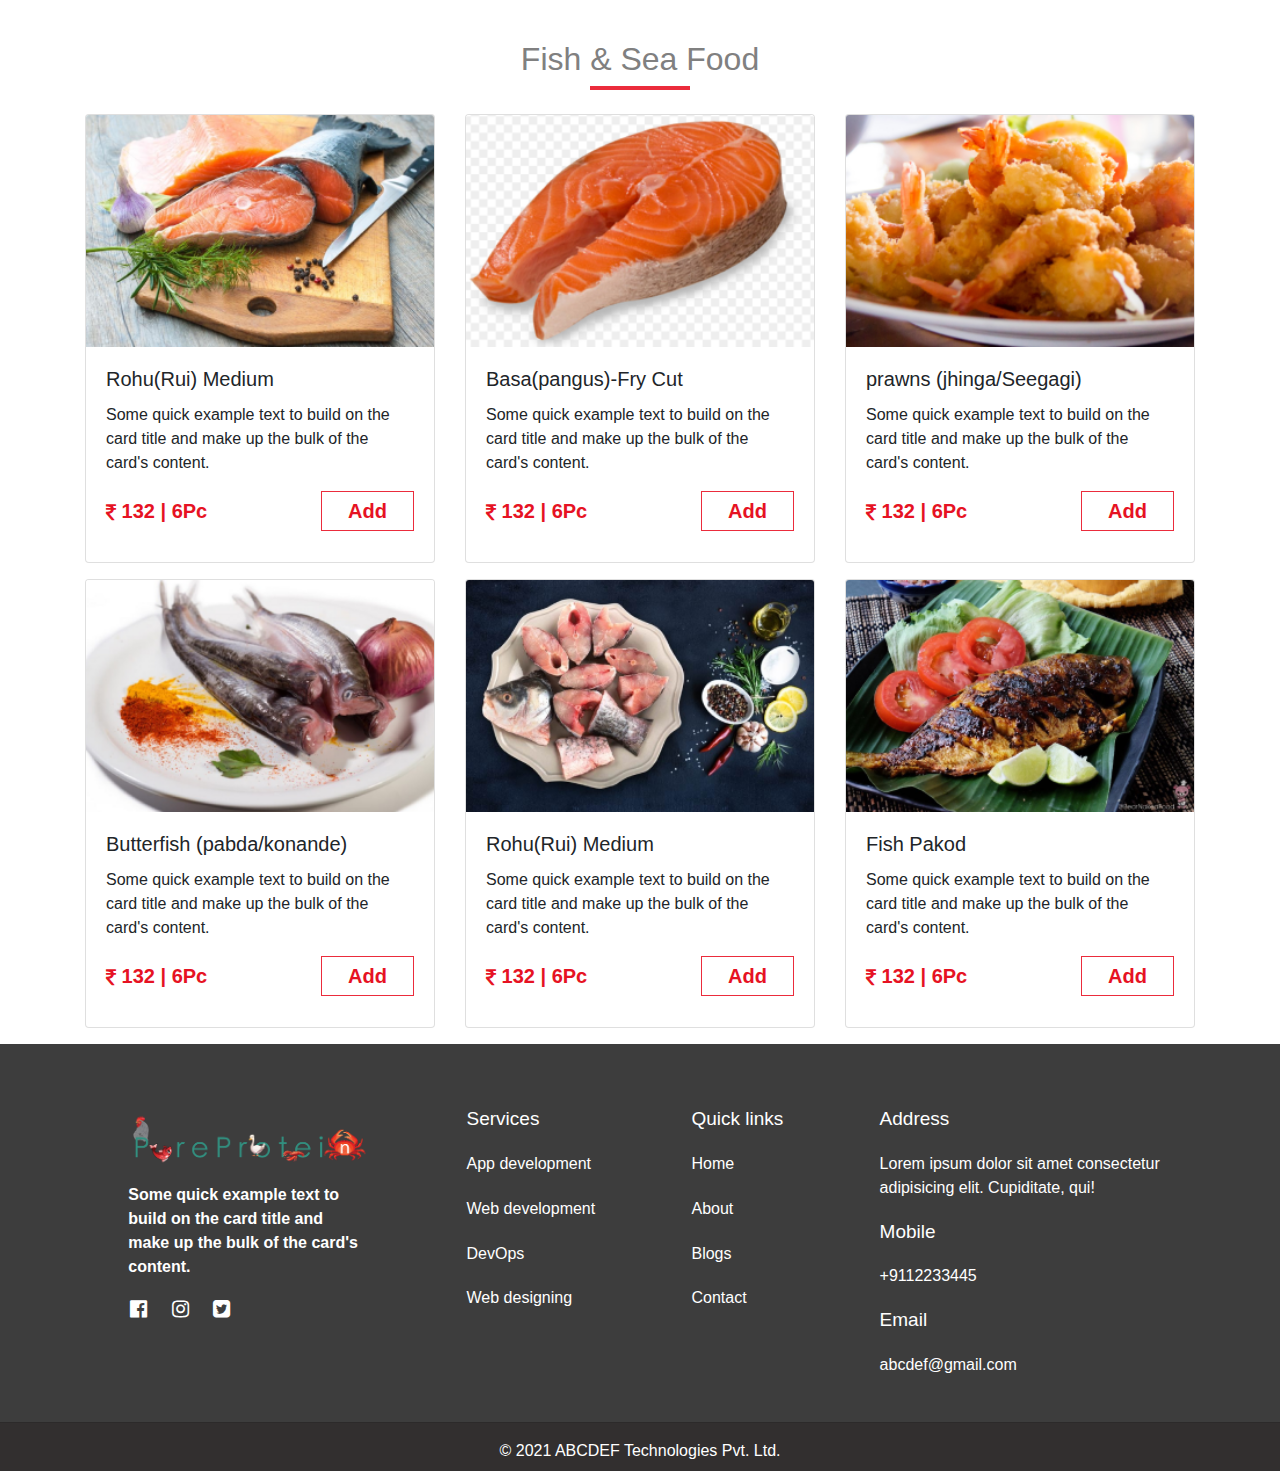
<file: fish.html>
<!DOCTYPE html>
<html lang="en">

<head>
  <meta charset="UTF-8">
  <meta http-equiv="X-UA-Compatible" content="IE=edge">
  <meta name="viewport" content="width=device-width, initial-scale=1.0">
  <link rel="stylesheet" href="https://cdn.jsdelivr.net/npm/bootstrap@4.0.0/dist/css/bootstrap.min.css"
    integrity="sha384-Gn5384xqQ1aoWXA+058RXPxPg6fy4IWvTNh0E263XmFcJlSAwiGgFAW/dAiS6JXm" crossorigin="anonymous">
  <link rel="stylesheet" href="style/style.css">
  <link rel="stylesheet" href="https://cdnjs.cloudflare.com/ajax/libs/font-awesome/4.7.0/css/font-awesome.min.css">
 
  <title>Fish</title>
</head>

<body>
  <div class="header" id="headerd">
   
  </div>
  <!-- banner -->
  <!-- <section>
    <div class="row mr-0 ml-0" id="padding100">
      <div class="col-12 p-0">
       
        <div id="carouselExampleIndicators" class="carousel slide" data-ride="carousel">
          <ol class="carousel-indicators">
            <li data-target="#carouselExampleIndicators" data-slide-to="0" class="active"></li>
            <li data-target="#carouselExampleIndicators" data-slide-to="1"></li>
            <li data-target="#carouselExampleIndicators" data-slide-to="2"></li>
          </ol>
          <div class="carousel-inner">
            <div class="carousel-item active">
              <img class="d-block w-100 img-fluid" src="./images/sliderr.jpg" alt="First slide">
            </div>
            <div class="carousel-item">
              <img class="d-block w-100 img-fluid" src="./images/slider3.jpg" alt="Second slide">
            </div>
            <div class="carousel-item">
              <img class="d-block w-100 img-fluid" src="./images/sliderr.jpg" alt="Third slide">
            </div>
          </div>
          <a class="carousel-control-prev" href="#carouselExampleIndicators" role="button" data-slide="prev">
            <span class="carousel-control-prev-icon" aria-hidden="true"></span>
            <span class="sr-only">Previous</span>
          </a>
          <a class="carousel-control-next" href="#carouselExampleIndicators" role="button" data-slide="next">
            <span class="carousel-control-next-icon" aria-hidden="true"></span>
            <span class="sr-only">Next</span>
          </a>
        </div>
      
      </div>
    </div>
  </section> -->
  <!-- end -->
  <!-- card section -->
  <section>
    <div class="container mt-3 position-relative">
      <h2 class="text-center position-relative  new-arrivals pt-4"> Fish & Sea Food</h2>
      <div class="arrow mb-4">
      </div>


      <div class="row">
        <div class="col-lg-4 col-md-6 mb-3 ">
          <div class="card effect">

            <img class="card-img-top position-relative" src="./images/fish1.png" alt="Card image cap">
            <div class="overlay">
            </div>

            <div class="card-body">
              <h5 class="card-title">Rohu(Rui) Medium</h5>
              <p class="card-text">Some quick example text to build on the card title and make up the bulk of the card's
                content.</p>
              <!-- <a href="#" class="btn btn-primary">Go somewhere</a> -->
              <div class=" mt-2 d-flex  justify-content-between check-1">
                <div class="d-flex rupay">
                  <p> <i class="fa fa-inr" aria-hidden="true"></i> 132 | 6Pc</p>
                </div>

                <a href="product.html" class="buttoncard-1">Add</a>
              </div>

            </div>
          </div>
        </div>
        <div class="col-lg-4 col-md-6 mb-3">
          <div class="card effect">
            <img class="card-img-top" src="./images/fish2.png" alt="Card image cap">
            <div class="card-body">
              <h5 class="card-title">Basa(pangus)-Fry Cut</h5>
              <p class="card-text">Some quick example text to build on the card title and make up the bulk of the card's
                content.</p>
              <div class=" mt-2 d-flex  justify-content-between check-1">
                <div class="d-flex rupay">
                  <p> <i class="fa fa-inr" aria-hidden="true"></i> 132 | 6Pc</p>
                </div>

                <a href="product.html" class="buttoncard-1">Add</a>
              </div>
            </div>
          </div>
        </div>
        <div class="col-lg-4 col-md-6 mb-3">
          <div class="card effect">
            <img class="card-img-top" src="./images/fish3.png" alt="Card image cap">
            <div class="card-body">
              <h5 class="card-title">prawns (jhinga/Seegagi)</h5>
              <p class="card-text">Some quick example text to build on the card title and make up the bulk of the card's
                content.</p>
              <div class=" mt-2 d-flex  justify-content-between check-1">
                <div class="d-flex rupay">
                  <p> <i class="fa fa-inr" aria-hidden="true"></i> 132 | 6Pc</p>
                </div>

                <a href="product.html" class="buttoncard-1">Add</a>
              </div>
            </div>
          </div>
        </div>

        <!-- add -->
        <div class="col-lg-4 col-md-6 mb-3">
            <div class="card effect">
              <img class="card-img-top" src="./images/fish4.png" alt="Card image cap">
              <div class="card-body">
                <h5 class="card-title">Butterfish (pabda/konande)</h5>
                <p class="card-text">Some quick example text to build on the card title and make up the bulk of the card's
                  content.</p>
                <div class=" mt-2 d-flex  justify-content-between check-1">
                  <div class="d-flex rupay">
                    <p> <i class="fa fa-inr" aria-hidden="true"></i> 132 | 6Pc</p>
                  </div>
  
                  <a href="product.html" class="buttoncard-1">Add</a>
                </div>
              </div>
            </div>
          </div><div class="col-lg-4 col-md-6 mb-3">
            <div class="card effect">
              <img class="card-img-top" src="./images/fish5.png" alt="Card image cap">
              <div class="card-body">
                <h5 class="card-title">Rohu(Rui) Medium</h5>
                <p class="card-text">Some quick example text to build on the card title and make up the bulk of the card's
                  content.</p>
                <div class=" mt-2 d-flex  justify-content-between check-1">
                  <div class="d-flex rupay">
                    <p> <i class="fa fa-inr" aria-hidden="true"></i> 132 | 6Pc</p>
                  </div>
  
                  <a href="product.html" class="buttoncard-1">Add</a>
                </div>
              </div>
            </div>
          </div><div class="col-lg-4 col-md-6 mb-3">
            <div class="card effect">
              <img class="card-img-top" src="./images/fish6.png" alt="Card image cap">
              <div class="card-body">
                <h5 class="card-title">Fish Pakod</h5>
                <p class="card-text">Some quick example text to build on the card title and make up the bulk of the card's
                  content.</p>
                <div class=" mt-2 d-flex  justify-content-between check-1">
                  <div class="d-flex rupay">
                    <p> <i class="fa fa-inr" aria-hidden="true"></i> 132 | 6Pc</p>
                  </div>
  
                  <a href="product.html" class="buttoncard-1">Add</a>
                </div>
              </div>
            </div>
          </div>
        <!-- end -->



      </div>
  </section>
  <!-- card end -->

  <!-- card section -->
  <!-- <section class="bgcolor">
    <div class="container mt-3 ">
      <h2 class="text-center pt-4 new-arrivals">BEST CHICKEN SELLER </h2>
      <div class="arrow mb-4">
      </div>
      <div class="row">



        <div class="col-lg-4 col-md-6 mb-3">
          <div class="card effect">
            <img class="card-img-top" src="./images/222.jfif" alt="Card image cap">
            <div class="card-body">
              <h5 class="card-title">Chicken Curry Cut</h5>
              <p class="card-text">Some quick example text to build on the card title and make up the bulk of the card's
                content.</p>
              <div class=" mt-2 d-flex  justify-content-between check-1">
                <div class="d-flex rupay">
                  <p> <i class="fa fa-inr" aria-hidden="true"></i> 132 | 6Pc</p>
                </div>

                <a href="#" class="buttoncard-1">Add</a>
              </div>
            </div>
          </div>
        </div>
        <div class="col-lg-4 col-md-6 mb-3">
          <div class="card effect">
            <img class="card-img-top" src="./images/222.jfif" alt="Card image cap">
            <div class="card-body">
              <h5 class="card-title">Classic Eggs</h5>
              <p class="card-text">Some quick example text to build on the card title and make up the bulk of the card's
                content.</p>
              <div class=" mt-2 d-flex  justify-content-between check-1">
                <div class="d-flex rupay">
                  <p> <i class="fa fa-inr" aria-hidden="true"></i> 132 | 6Pc</p>
                </div>

                <a href="#" class="buttoncard-1">Add</a>
              </div>
            </div>
          </div>
        </div>
        <div class="col-lg-4 col-md-6 mb-3">
          <div class="card effect">
            <img class="card-img-top" src="./images/222.jfif" alt="Card image cap">
            <div class="card-body">
              <h5 class="card-title">Primium Chicken Curry Cut</h5>
              <p class="card-text">Some quick example text to build on the card title and make up the bulk of the card's
                content.</p>
              <div class=" mt-2 d-flex  justify-content-between check-1 ">
                <div class="d-flex rupay">
                  <p> <i class="fa fa-inr" aria-hidden="true"></i> 132 | 6Pc</p>
                </div>

                <a href="#" class="buttoncard-1">Add</a>
              </div>
            </div>
          </div>
        </div>

      </div>
  </section> -->
  <!-- card end -->


  <!-- card section -->
  <!-- <section>
    <div class="container mt-3">
      <h2 class="text-center pt-4-3 new-arrivals">EXPLORE BY CATEGORY </h2>
      <div class="arrow mb-4">
      </div>
      <div class="row">



        <div class="col-lg-4 col-md-6 mb-3">
          <div class="card effect">
            <img class="card-img-top" src="./images/222.jfif" alt="Card image cap">
            <div class="card-body">
              <h5 class="card-title text-center">Fish And Seafood</h5> -->
              <!-- <p class="card-text">Some quick example text to build on the card title and make up the bulk of the card's content.</p> -->
              <!-- <div class=" mt-2 d-flex  justify-content-between check-1">
             <div class="d-flex rupay"> <p> <i class="fa fa-inr" aria-hidden="true"></i> 132 | 6Pc</p>
            </div>
             
              <a href="#" class="buttoncard-1">Add</a>
          </div> -->
            <!-- </div>
          </div>
        </div>
        <div class="col-lg-4 col-md-6 mb-3">
          <div class="card effect">
            <img class="card-img-top" src="./images/222.jfif" alt="Card image cap">
            <div class="card-body">
              <h5 class="card-title text-center">Ready To Cook</h5> -->
              <!-- <p class="card-text">Some quick example text to build on the card title and make up the bulk of the card's content.</p> -->
              <!-- <div class=" mt-2 d-flex  justify-content-between check-1">
             <div class="d-flex rupay"> <p> <i class="fa fa-inr" aria-hidden="true"></i> 132 | 6Pc</p></div>
            
              <a href="#" class="buttoncard-1">Add</a>
          </div> -->
            <!-- </div>
          </div>
        </div>
        <div class="col-lg-4 col-md-6 mb-3">
          <div class="card effect">
            <img class="card-img-top" src="./images/222.jfif" alt="Card image cap">
            <div class="card-body">
              <h5 class="card-title text-center">Mutton</h5> -->
              <!-- <p class="card-text">Some quick example text to build on the card title and make up the bulk of the card's content.</p> -->
              <!-- <div class=" mt-2 d-flex  justify-content-between check-1 ">
             <div class="d-flex rupay">
              <p> <i class="fa fa-inr" aria-hidden="true"></i> 132 | 6Pc</p>
             </div>
             
              <a href="#" class="buttoncard-1">Add</a>
          </div> -->
            <!-- </div>
          </div>
        </div>
        <div class="col-lg-4 col-md-6 mb-3">
          <div class="card effect">
            <img class="card-img-top" src="./images/222.jfif" alt="Card image cap">
            <div class="card-body">
              <h5 class="card-title text-center">Eggs</h5> -->
              <!-- <p class="card-text">Some quick example text to build on the card title and make up the bulk of the card's content.</p> -->
              <!-- <div class=" mt-2 d-flex  justify-content-between check-1 ">
             <div class="d-flex rupay">
              <p> <i class="fa fa-inr" aria-hidden="true"></i> 132 | 6Pc</p>
             </div>
             
              <a href="#" class="buttoncard-1">Add</a>
          </div> -->
            <!-- </div>
          </div>
        </div>
        <div class="col-lg-4 col-md-6 mb-3">
          <div class="card effect">
            <img class="card-img-top" src="./images/222.jfif" alt="Card image cap">
            <div class="card-body">
              <h5 class="card-title text-center">Cold Cuts</h5> -->
              <!-- <p class="card-text">Some quick example text to build on the card title and make up the bulk of the card's content.</p> -->
              <!-- <div class=" mt-2 d-flex  justify-content-between check-1 ">
             <div class="d-flex rupay">
              <p> <i class="fa fa-inr" aria-hidden="true"></i> 132 | 6Pc</p>
             </div>
             
              <a href="#" class="buttoncard-1">Add</a>
          </div> -->
            <!-- </div>
          </div>
        </div>
        <div class="col-lg-4 col-md-6 mb-3">
          <div class="card effect">
            <img class="card-img-top" src="./images/222.jfif" alt="Card image cap">
            <div class="card-body">
              <h5 class="card-title text-center">Kababs & Tandoor</h5> -->
              <!-- <p class="card-text">Some quick example text to build on the card title and make up the bulk of the card's content.</p> -->
              <!-- <div class=" mt-2 d-flex  justify-content-between check-1 ">
             <div class="d-flex rupay">
              <p> <i class="fa fa-inr" aria-hidden="true"></i> 132 | 6Pc</p>
             </div>
             
              <a href="#" class="buttoncard-1">Add</a>
          </div> -->
            <!-- </div>
          </div>
        </div>
        <div class="col-lg-4 col-md-6 mb-3">
          <div class="card effect">
            <img class="card-img-top" src="./images/222.jfif" alt="Card image cap">
            <div class="card-body">
              <h5 class="card-title text-center">Combos</h5> -->
              <!-- <p class="card-text">Some quick example text to build on the card title and make up the bulk of the card's content.</p> -->
              <!-- <div class=" mt-2 d-flex  justify-content-between check-1 ">
             <div class="d-flex rupay">
              <p> <i class="fa fa-inr" aria-hidden="true"></i> 132 | 6Pc</p>
             </div>
             
              <a href="#" class="buttoncard-1">Add</a>
          </div> -->
            <!-- </div>
          </div>
        </div>
        <div class="col-lg-4 col-md-6 mb-3">
          <div class="card effect">
            <img class="card-img-top" src="./images/222.jfif" alt="Card image cap">
            <div class="card-body">
              <h5 class="card-title text-center">Game Day Special</h5> -->
              <!-- <p class="card-text">Some quick example text to build on the card title and make up the bulk of the card's content.</p> -->
              <!-- <div class=" mt-2 d-flex  justify-content-between check-1 ">
             <div class="d-flex rupay">
              <p> <i class="fa fa-inr" aria-hidden="true"></i> 132 | 6Pc</p>
             </div>
             
              <a href="#" class="buttoncard-1">Add</a>
          </div> -->
            <!-- </div>
          </div>
        </div>
        <div class="col-lg-4 col-md-6 mb-3">
          <div class="card effect">
            <img class="card-img-top" src="./images/222.jfif" alt="Card image cap">
            <div class="card-body">
              <h5 class="card-title text-center">Chicken</h5> -->
              <!-- <p class="card-text">Some quick example text to build on the card title and make up the bulk of the card's content.</p> -->
              <!-- <div class=" mt-2 d-flex  justify-content-between check-1 ">
             <div class="d-flex rupay">
              <p> <i class="fa fa-inr" aria-hidden="true"></i> 132 | 6Pc</p>
             </div>
             
              <a href="#" class="buttoncard-1">Add</a>
          </div> -->
            <!-- </div>
          </div>
        </div>
      </div>
  </section> -->
  <!-- card end -->
  <!-- blog -->
  <!-- <section class="bgcolor">
    <div class="container ">
      <h2 class=" text-center new-arrivals pt-4">Check out our blog</h2>
      <div class="arrow mb-4">
      </div>
      <div class="row">
        <div class="col-lg-4 p-4">
          <div class="boxshadow">
            <div class="blogimg">
              <img src="./images/222.jfif" class="w-100">
            </div>
            <p class="blogpara">
              Some quick example text to build on the card title and make up the bulk of the card's content.
            </p>
          </div>


        </div>
        <div class="col-lg-4 p-4">
          <div class="boxshadow">
            <div class="blogimg">
              <img src="./images/222.jfif" class="w-100" p-2>
            </div>
            <p class="blogpara">
              Some quick example text to build on the card title and make up the bulk of the card's content.
            </p>
          </div>


        </div>
        <div class="col-lg-4 p-4">
          <div class="boxshadow">
            <div class="blogimg">
              <img src="./images/222.jfif" class="w-100">
            </div>
            <p class="blogpara">
              Some quick example text to build on the card title and make up the bulk of the card's content.
            </p>
          </div>


        </div>

      </div>
    </div>
  </section> -->
  <!-- end -->
  <!-- footer -->
<div id="lastfoot">


</div>


  <!-- footer end -->



  <script>
    var nav = document.getElementById('navigation');

    window.onscroll = function () {

      if (window.pageYOffset > 50) {

        nav.style.position = "fixed";
        nav.style.top = 0;
        nav.style.background = "white";
        nav.style.zIndex = 999;
        nav.style.width = "100%";
        document.getElementById("padding100").style.marginTop = "180px"
      }

      else {
        // nav.style.position = "absolute";
        nav.style.position = 'relative'; //fixed
        nav.style.top = 0;
        nav.style.background = "#dfdfdf"
        nav.style.width = 100;
        document.getElementById("padding100").style.marginTop = "0px"
      }
    }
  </script>  
  
  <script src="https://code.jquery.com/jquery-3.2.1.slim.min.js"
    integrity="sha384-KJ3o2DKtIkvYIK3UENzmM7KCkRr/rE9/Qpg6aAZGJwFDMVNA/GpGFF93hXpG5KkN"
    crossorigin="anonymous"></script>
  <script src="https://cdn.jsdelivr.net/npm/popper.js@1.12.9/dist/umd/popper.min.js"
    integrity="sha384-ApNbgh9B+Y1QKtv3Rn7W3mgPxhU9K/ScQsAP7hUibX39j7fakFPskvXusvfa0b4Q"
    crossorigin="anonymous"></script>
  <script src="https://cdn.jsdelivr.net/npm/bootstrap@4.0.0/dist/js/bootstrap.min.js"
    integrity="sha384-JZR6Spejh4U02d8jOt6vLEHfe/JQGiRRSQQxSfFWpi1MquVdAyjUar5+76PVCmYl"
    crossorigin="anonymous"></script>

<script src="./js/header.js"></script>
<script src="./js/footer.js"></script>

</body>

</html>
</file>
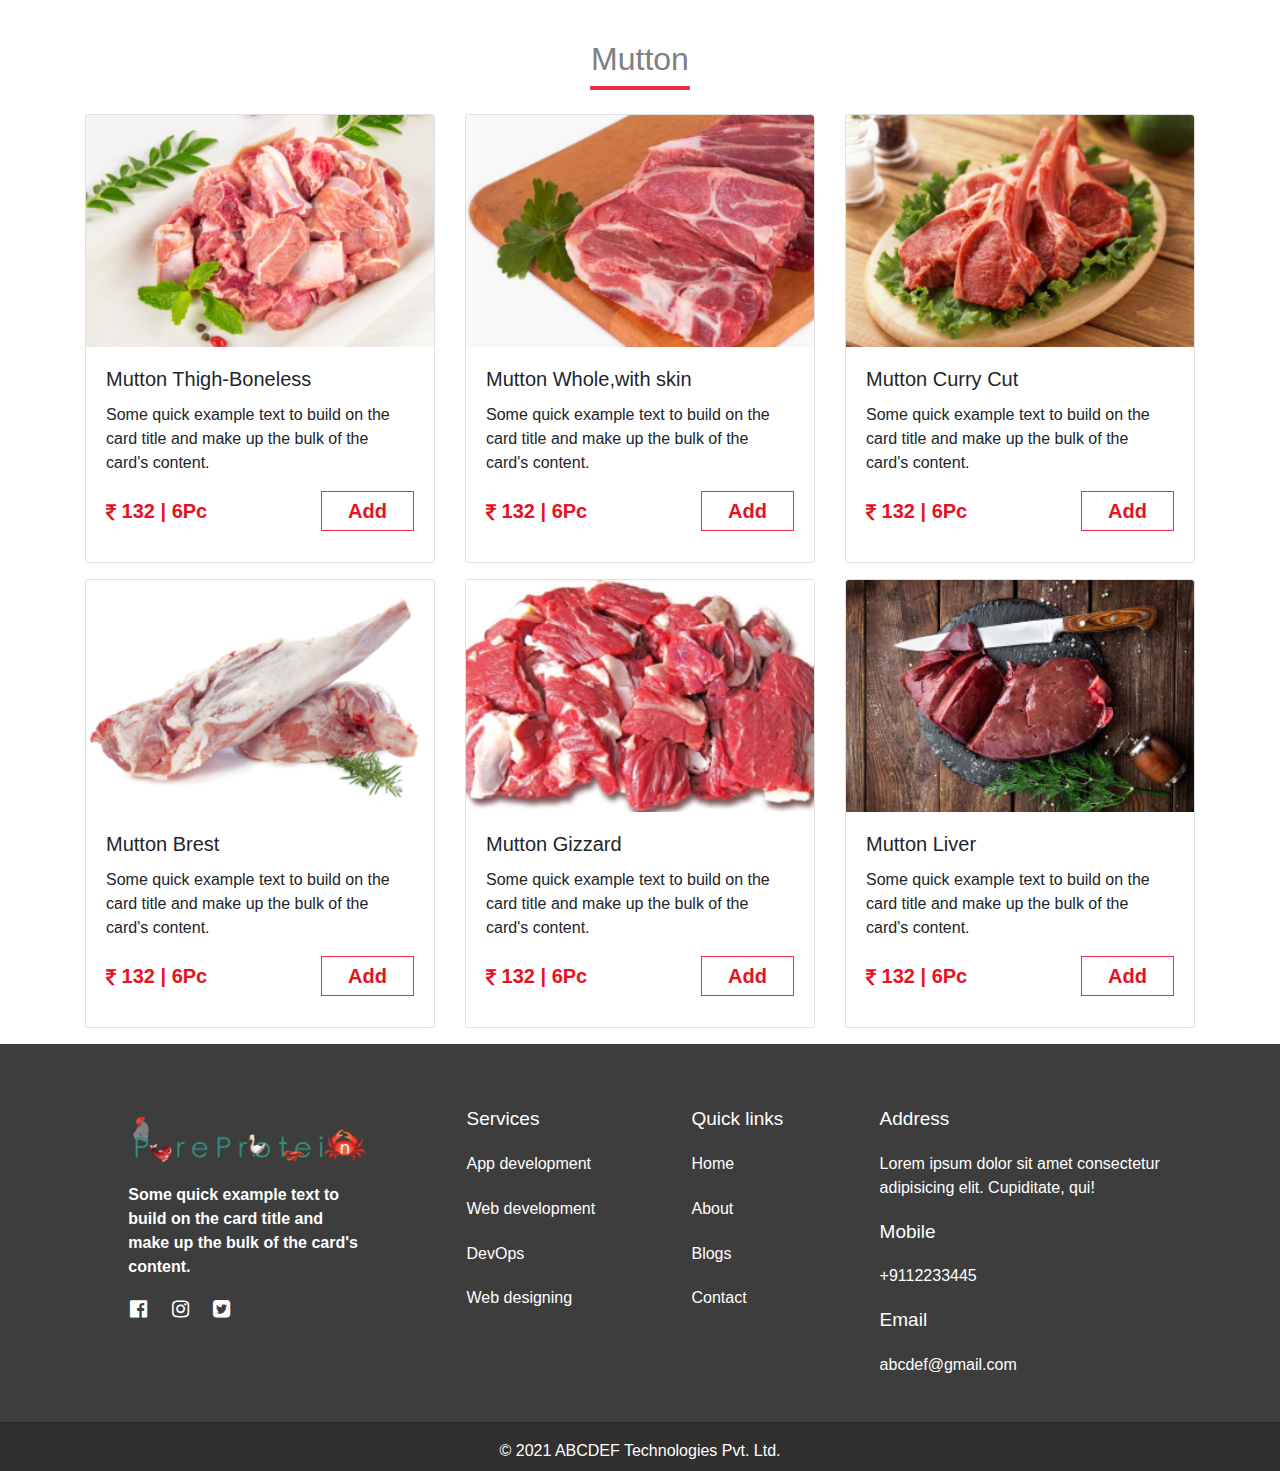
<file: mutton.html>
<!DOCTYPE html>
<html lang="en">

<head>
  <meta charset="UTF-8">
  <meta http-equiv="X-UA-Compatible" content="IE=edge">
  <meta name="viewport" content="width=device-width, initial-scale=1.0">
  <link rel="stylesheet" href="https://cdn.jsdelivr.net/npm/bootstrap@4.0.0/dist/css/bootstrap.min.css"
    integrity="sha384-Gn5384xqQ1aoWXA+058RXPxPg6fy4IWvTNh0E263XmFcJlSAwiGgFAW/dAiS6JXm" crossorigin="anonymous">
  <link rel="stylesheet" href="style/style.css">
  <link rel="stylesheet" href="https://cdnjs.cloudflare.com/ajax/libs/font-awesome/4.7.0/css/font-awesome.min.css">
 
  <title>Mutton</title>
</head>

<body>
  <div class="header" id="headerd">
   
  </div>
  <!-- banner -->
  <!-- <section>
    <div class="row mr-0 ml-0" id="padding100">
      <div class="col-12 p-0">
       
        <div id="carouselExampleIndicators" class="carousel slide" data-ride="carousel">
          <ol class="carousel-indicators">
            <li data-target="#carouselExampleIndicators" data-slide-to="0" class="active"></li>
            <li data-target="#carouselExampleIndicators" data-slide-to="1"></li>
            <li data-target="#carouselExampleIndicators" data-slide-to="2"></li>
          </ol>
          <div class="carousel-inner">
            <div class="carousel-item active">
              <img class="d-block w-100 img-fluid" src="./images/sliderr.jpg" alt="First slide">
            </div>
            <div class="carousel-item">
              <img class="d-block w-100 img-fluid" src="./images/slider3.jpg" alt="Second slide">
            </div>
            <div class="carousel-item">
              <img class="d-block w-100 img-fluid" src="./images/sliderr.jpg" alt="Third slide">
            </div>
          </div>
          <a class="carousel-control-prev" href="#carouselExampleIndicators" role="button" data-slide="prev">
            <span class="carousel-control-prev-icon" aria-hidden="true"></span>
            <span class="sr-only">Previous</span>
          </a>
          <a class="carousel-control-next" href="#carouselExampleIndicators" role="button" data-slide="next">
            <span class="carousel-control-next-icon" aria-hidden="true"></span>
            <span class="sr-only">Next</span>
          </a>
        </div>
      
      </div>
    </div>
  </section> -->
  <!-- end -->
  <!-- card section -->
  <section>
    <div class="container mt-3 position-relative">
      <h2 class="text-center position-relative  new-arrivals pt-4"> Mutton</h2>
      <div class="arrow mb-4">
      </div>


      <div class="row">
        <div class="col-lg-4 col-md-6 mb-3 ">
          <div class="card effect">

            <img class="card-img-top position-relative" src="./images/mutton1.png" alt="Card image cap">
            <div class="overlay">
            </div>

            <div class="card-body">
              <h5 class="card-title">Mutton Thigh-Boneless</h5>
              <p class="card-text">Some quick example text to build on the card title and make up the bulk of the card's
                content.</p>
              <!-- <a href="#" class="btn btn-primary">Go somewhere</a> -->
              <div class=" mt-2 d-flex  justify-content-between check-1">
                <div class="d-flex rupay">
                  <p> <i class="fa fa-inr" aria-hidden="true"></i> 132 | 6Pc</p>
                </div>

                <a href="product.html" class="buttoncard-1">Add</a>
              </div>

            </div>
          </div>
        </div>
        <div class="col-lg-4 col-md-6 mb-3">
          <div class="card effect">
            <img class="card-img-top" src="./images/mutton2.png" alt="Card image cap">
            <div class="card-body">
              <h5 class="card-title">Mutton Whole,with skin</h5>
              <p class="card-text">Some quick example text to build on the card title and make up the bulk of the card's
                content.</p>
              <div class=" mt-2 d-flex  justify-content-between check-1">
                <div class="d-flex rupay">
                  <p> <i class="fa fa-inr" aria-hidden="true"></i> 132 | 6Pc</p>
                </div>

                <a href="product.html" class="buttoncard-1">Add</a>
              </div>
            </div>
          </div>
        </div>
        <div class="col-lg-4 col-md-6 mb-3">
          <div class="card effect">
            <img class="card-img-top" src="./images/mutton3.png" alt="Card image cap">
            <div class="card-body">
              <h5 class="card-title">Mutton Curry Cut</h5>
              <p class="card-text">Some quick example text to build on the card title and make up the bulk of the card's
                content.</p>
              <div class=" mt-2 d-flex  justify-content-between check-1">
                <div class="d-flex rupay">
                  <p> <i class="fa fa-inr" aria-hidden="true"></i> 132 | 6Pc</p>
                </div>

                <a href="product.html" class="buttoncard-1">Add</a>
              </div>
            </div>
          </div>
        </div>

        <!-- add -->
        <div class="col-lg-4 col-md-6 mb-3">
            <div class="card effect">
              <img class="card-img-top" src="./images/mutton4.png" alt="Card image cap">
              <div class="card-body">
                <h5 class="card-title">Mutton Brest</h5>
                <p class="card-text">Some quick example text to build on the card title and make up the bulk of the card's
                  content.</p>
                <div class=" mt-2 d-flex  justify-content-between check-1">
                  <div class="d-flex rupay">
                    <p> <i class="fa fa-inr" aria-hidden="true"></i> 132 | 6Pc</p>
                  </div>
  
                  <a href="product.html" class="buttoncard-1">Add</a>
                </div>
              </div>
            </div>
          </div><div class="col-lg-4 col-md-6 mb-3">
            <div class="card effect">
              <img class="card-img-top" src="./images/mutton5.png" alt="Card image cap">
              <div class="card-body">
                <h5 class="card-title">Mutton Gizzard</h5>
                <p class="card-text">Some quick example text to build on the card title and make up the bulk of the card's
                  content.</p>
                <div class=" mt-2 d-flex  justify-content-between check-1">
                  <div class="d-flex rupay">
                    <p> <i class="fa fa-inr" aria-hidden="true"></i> 132 | 6Pc</p>
                  </div>
  
                  <a href="#" class="buttoncard-1">Add</a>
                </div>
              </div>
            </div>
          </div><div class="col-lg-4 col-md-6 mb-3">
            <div class="card effect">
              <img class="card-img-top" src="./images/mutton6.png" alt="Card image cap">
              <div class="card-body">
                <h5 class="card-title">Mutton Liver</h5>
                <p class="card-text">Some quick example text to build on the card title and make up the bulk of the card's
                  content.</p>
                <div class=" mt-2 d-flex  justify-content-between check-1">
                  <div class="d-flex rupay">
                    <p> <i class="fa fa-inr" aria-hidden="true"></i> 132 | 6Pc</p>
                  </div>
  
                  <a href="product.html" class="buttoncard-1">Add</a>
                </div>
              </div>
            </div>
          </div>
        <!-- end -->



      </div>
  </section>
  <!-- card end -->

  <!-- card section -->
  <!-- <section class="bgcolor">
    <div class="container mt-3 ">
      <h2 class="text-center pt-4 new-arrivals">BEST CHICKEN SELLER </h2>
      <div class="arrow mb-4">
      </div>
      <div class="row">



        <div class="col-lg-4 col-md-6 mb-3">
          <div class="card effect">
            <img class="card-img-top" src="./images/222.jfif" alt="Card image cap">
            <div class="card-body">
              <h5 class="card-title">Chicken Curry Cut</h5>
              <p class="card-text">Some quick example text to build on the card title and make up the bulk of the card's
                content.</p>
              <div class=" mt-2 d-flex  justify-content-between check-1">
                <div class="d-flex rupay">
                  <p> <i class="fa fa-inr" aria-hidden="true"></i> 132 | 6Pc</p>
                </div>

                <a href="#" class="buttoncard-1">Add</a>
              </div>
            </div>
          </div>
        </div>
        <div class="col-lg-4 col-md-6 mb-3">
          <div class="card effect">
            <img class="card-img-top" src="./images/222.jfif" alt="Card image cap">
            <div class="card-body">
              <h5 class="card-title">Classic Eggs</h5>
              <p class="card-text">Some quick example text to build on the card title and make up the bulk of the card's
                content.</p>
              <div class=" mt-2 d-flex  justify-content-between check-1">
                <div class="d-flex rupay">
                  <p> <i class="fa fa-inr" aria-hidden="true"></i> 132 | 6Pc</p>
                </div>

                <a href="#" class="buttoncard-1">Add</a>
              </div>
            </div>
          </div>
        </div>
        <div class="col-lg-4 col-md-6 mb-3">
          <div class="card effect">
            <img class="card-img-top" src="./images/222.jfif" alt="Card image cap">
            <div class="card-body">
              <h5 class="card-title">Primium Chicken Curry Cut</h5>
              <p class="card-text">Some quick example text to build on the card title and make up the bulk of the card's
                content.</p>
              <div class=" mt-2 d-flex  justify-content-between check-1 ">
                <div class="d-flex rupay">
                  <p> <i class="fa fa-inr" aria-hidden="true"></i> 132 | 6Pc</p>
                </div>

                <a href="#" class="buttoncard-1">Add</a>
              </div>
            </div>
          </div>
        </div>

      </div>
  </section> -->
  <!-- card end -->


  <!-- card section -->
  <!-- <section>
    <div class="container mt-3">
      <h2 class="text-center pt-4-3 new-arrivals">EXPLORE BY CATEGORY </h2>
      <div class="arrow mb-4">
      </div>
      <div class="row">



        <div class="col-lg-4 col-md-6 mb-3">
          <div class="card effect">
            <img class="card-img-top" src="./images/222.jfif" alt="Card image cap">
            <div class="card-body">
              <h5 class="card-title text-center">Fish And Seafood</h5> -->
              <!-- <p class="card-text">Some quick example text to build on the card title and make up the bulk of the card's content.</p> -->
              <!-- <div class=" mt-2 d-flex  justify-content-between check-1">
             <div class="d-flex rupay"> <p> <i class="fa fa-inr" aria-hidden="true"></i> 132 | 6Pc</p>
            </div>
             
              <a href="#" class="buttoncard-1">Add</a>
          </div> -->
            <!-- </div>
          </div>
        </div>
        <div class="col-lg-4 col-md-6 mb-3">
          <div class="card effect">
            <img class="card-img-top" src="./images/222.jfif" alt="Card image cap">
            <div class="card-body">
              <h5 class="card-title text-center">Ready To Cook</h5> -->
              <!-- <p class="card-text">Some quick example text to build on the card title and make up the bulk of the card's content.</p> -->
              <!-- <div class=" mt-2 d-flex  justify-content-between check-1">
             <div class="d-flex rupay"> <p> <i class="fa fa-inr" aria-hidden="true"></i> 132 | 6Pc</p></div>
            
              <a href="#" class="buttoncard-1">Add</a>
          </div> -->
            <!-- </div>
          </div>
        </div>
        <div class="col-lg-4 col-md-6 mb-3">
          <div class="card effect">
            <img class="card-img-top" src="./images/222.jfif" alt="Card image cap">
            <div class="card-body">
              <h5 class="card-title text-center">Mutton</h5> -->
              <!-- <p class="card-text">Some quick example text to build on the card title and make up the bulk of the card's content.</p> -->
              <!-- <div class=" mt-2 d-flex  justify-content-between check-1 ">
             <div class="d-flex rupay">
              <p> <i class="fa fa-inr" aria-hidden="true"></i> 132 | 6Pc</p>
             </div>
             
              <a href="#" class="buttoncard-1">Add</a>
          </div> -->
            <!-- </div>
          </div>
        </div>
        <div class="col-lg-4 col-md-6 mb-3">
          <div class="card effect">
            <img class="card-img-top" src="./images/222.jfif" alt="Card image cap">
            <div class="card-body">
              <h5 class="card-title text-center">Eggs</h5> -->
              <!-- <p class="card-text">Some quick example text to build on the card title and make up the bulk of the card's content.</p> -->
              <!-- <div class=" mt-2 d-flex  justify-content-between check-1 ">
             <div class="d-flex rupay">
              <p> <i class="fa fa-inr" aria-hidden="true"></i> 132 | 6Pc</p>
             </div>
             
              <a href="#" class="buttoncard-1">Add</a>
          </div> -->
            <!-- </div>
          </div>
        </div>
        <div class="col-lg-4 col-md-6 mb-3">
          <div class="card effect">
            <img class="card-img-top" src="./images/222.jfif" alt="Card image cap">
            <div class="card-body">
              <h5 class="card-title text-center">Cold Cuts</h5> -->
              <!-- <p class="card-text">Some quick example text to build on the card title and make up the bulk of the card's content.</p> -->
              <!-- <div class=" mt-2 d-flex  justify-content-between check-1 ">
             <div class="d-flex rupay">
              <p> <i class="fa fa-inr" aria-hidden="true"></i> 132 | 6Pc</p>
             </div>
             
              <a href="#" class="buttoncard-1">Add</a>
          </div> -->
            <!-- </div>
          </div>
        </div>
        <div class="col-lg-4 col-md-6 mb-3">
          <div class="card effect">
            <img class="card-img-top" src="./images/222.jfif" alt="Card image cap">
            <div class="card-body">
              <h5 class="card-title text-center">Kababs & Tandoor</h5> -->
              <!-- <p class="card-text">Some quick example text to build on the card title and make up the bulk of the card's content.</p> -->
              <!-- <div class=" mt-2 d-flex  justify-content-between check-1 ">
             <div class="d-flex rupay">
              <p> <i class="fa fa-inr" aria-hidden="true"></i> 132 | 6Pc</p>
             </div>
             
              <a href="#" class="buttoncard-1">Add</a>
          </div> -->
            <!-- </div>
          </div>
        </div>
        <div class="col-lg-4 col-md-6 mb-3">
          <div class="card effect">
            <img class="card-img-top" src="./images/222.jfif" alt="Card image cap">
            <div class="card-body">
              <h5 class="card-title text-center">Combos</h5> -->
              <!-- <p class="card-text">Some quick example text to build on the card title and make up the bulk of the card's content.</p> -->
              <!-- <div class=" mt-2 d-flex  justify-content-between check-1 ">
             <div class="d-flex rupay">
              <p> <i class="fa fa-inr" aria-hidden="true"></i> 132 | 6Pc</p>
             </div>
             
              <a href="#" class="buttoncard-1">Add</a>
          </div> -->
            <!-- </div>
          </div>
        </div>
        <div class="col-lg-4 col-md-6 mb-3">
          <div class="card effect">
            <img class="card-img-top" src="./images/222.jfif" alt="Card image cap">
            <div class="card-body">
              <h5 class="card-title text-center">Game Day Special</h5> -->
              <!-- <p class="card-text">Some quick example text to build on the card title and make up the bulk of the card's content.</p> -->
              <!-- <div class=" mt-2 d-flex  justify-content-between check-1 ">
             <div class="d-flex rupay">
              <p> <i class="fa fa-inr" aria-hidden="true"></i> 132 | 6Pc</p>
             </div>
             
              <a href="#" class="buttoncard-1">Add</a>
          </div> -->
            <!-- </div>
          </div>
        </div>
        <div class="col-lg-4 col-md-6 mb-3">
          <div class="card effect">
            <img class="card-img-top" src="./images/222.jfif" alt="Card image cap">
            <div class="card-body">
              <h5 class="card-title text-center">Chicken</h5> -->
              <!-- <p class="card-text">Some quick example text to build on the card title and make up the bulk of the card's content.</p> -->
              <!-- <div class=" mt-2 d-flex  justify-content-between check-1 ">
             <div class="d-flex rupay">
              <p> <i class="fa fa-inr" aria-hidden="true"></i> 132 | 6Pc</p>
             </div>
             
              <a href="#" class="buttoncard-1">Add</a>
          </div> -->
            <!-- </div>
          </div>
        </div>
      </div>
  </section> -->
  <!-- card end -->
  <!-- blog -->
  <!-- <section class="bgcolor">
    <div class="container ">
      <h2 class=" text-center new-arrivals pt-4">Check out our blog</h2>
      <div class="arrow mb-4">
      </div>
      <div class="row">
        <div class="col-lg-4 p-4">
          <div class="boxshadow">
            <div class="blogimg">
              <img src="./images/222.jfif" class="w-100">
            </div>
            <p class="blogpara">
              Some quick example text to build on the card title and make up the bulk of the card's content.
            </p>
          </div>


        </div>
        <div class="col-lg-4 p-4">
          <div class="boxshadow">
            <div class="blogimg">
              <img src="./images/222.jfif" class="w-100" p-2>
            </div>
            <p class="blogpara">
              Some quick example text to build on the card title and make up the bulk of the card's content.
            </p>
          </div>


        </div>
        <div class="col-lg-4 p-4">
          <div class="boxshadow">
            <div class="blogimg">
              <img src="./images/222.jfif" class="w-100">
            </div>
            <p class="blogpara">
              Some quick example text to build on the card title and make up the bulk of the card's content.
            </p>
          </div>


        </div>

      </div>
    </div>
  </section> -->
  <!-- end -->
  <!-- footer -->
<div id="lastfoot">


</div>


  <!-- footer end -->



 <!-- <script>
    var nav = document.getElementById('navigation');

    window.onscroll = function () {

      if (window.pageYOffset > 50) {

        nav.style.position = "fixed";
        nav.style.top = 0;
        nav.style.background = "white";
        nav.style.zIndex = 999;
        nav.style.width = "100%";
        document.getElementById("padding100").style.marginTop = "180px"
      }

      else {
        // nav.style.position = "absolute";
        nav.style.position = 'relative'; //fixed
        nav.style.top = 0;
        nav.style.background = "#dfdfdf"
        nav.style.width = 100;
        document.getElementById("padding100").style.marginTop = "0px"
      }
    }
  </script>  -->
  
  <script src="https://code.jquery.com/jquery-3.2.1.slim.min.js"
    integrity="sha384-KJ3o2DKtIkvYIK3UENzmM7KCkRr/rE9/Qpg6aAZGJwFDMVNA/GpGFF93hXpG5KkN"
    crossorigin="anonymous"></script>
  <script src="https://cdn.jsdelivr.net/npm/popper.js@1.12.9/dist/umd/popper.min.js"
    integrity="sha384-ApNbgh9B+Y1QKtv3Rn7W3mgPxhU9K/ScQsAP7hUibX39j7fakFPskvXusvfa0b4Q"
    crossorigin="anonymous"></script>
  <script src="https://cdn.jsdelivr.net/npm/bootstrap@4.0.0/dist/js/bootstrap.min.js"
    integrity="sha384-JZR6Spejh4U02d8jOt6vLEHfe/JQGiRRSQQxSfFWpi1MquVdAyjUar5+76PVCmYl"
    crossorigin="anonymous"></script>

<script src="./js/header.js"></script>
<script src="./js/footer.js"></script>

</body>

</html>
</file>
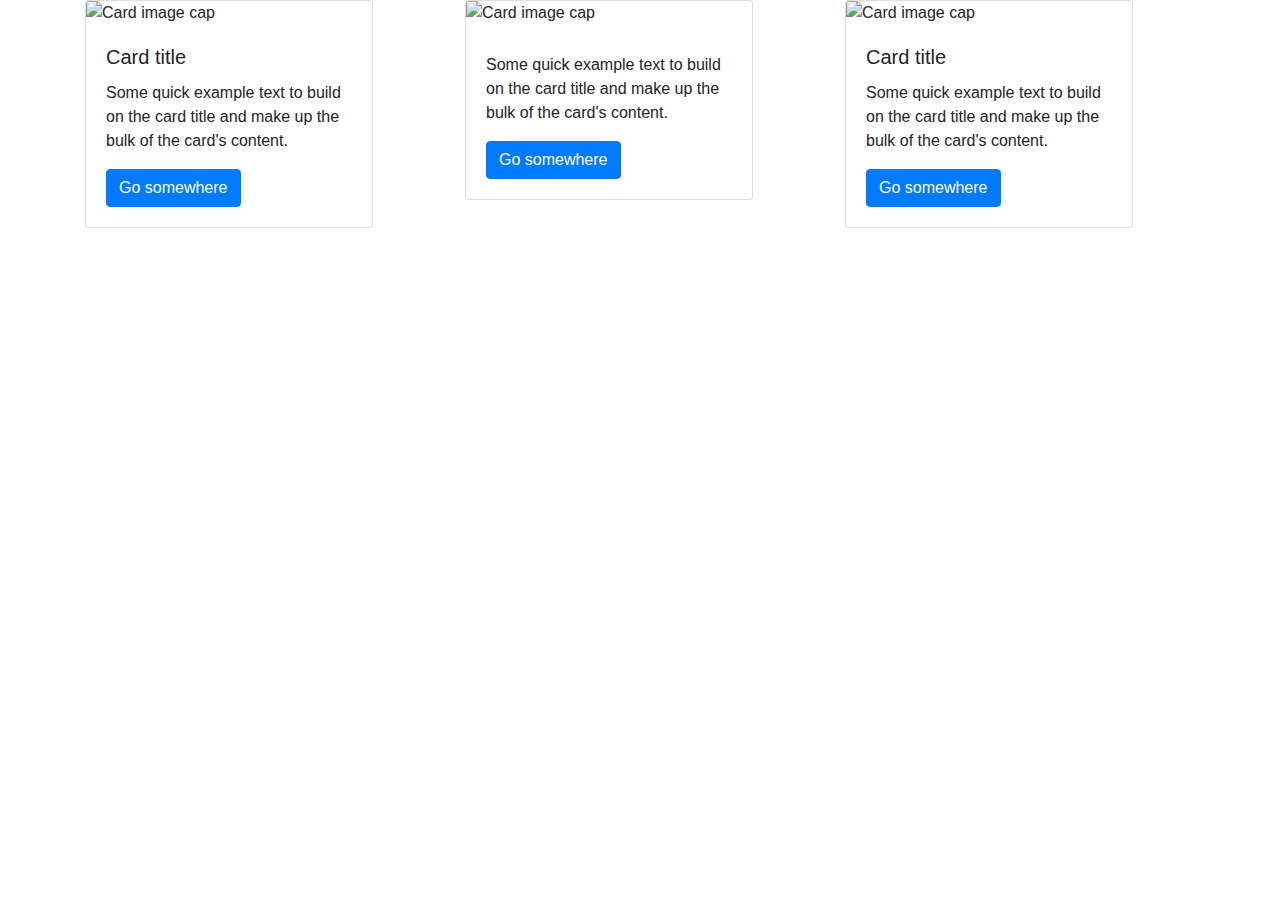
<file: news.html>
<!DOCTYPE html>
<html lang="en">
<head>
    <meta charset="UTF-8">
    <meta http-equiv="X-UA-Compatible" content="IE=edge">
    <meta name="viewport" content="width=device-width, initial-scale=1.0">
    <link rel="stylesheet" href="https://cdn.jsdelivr.net/npm/bootstrap@4.0.0/dist/css/bootstrap.min.css" integrity="sha384-Gn5384xqQ1aoWXA+058RXPxPg6fy4IWvTNh0E263XmFcJlSAwiGgFAW/dAiS6JXm" crossorigin="anonymous">
    <title>api call</title>
</head>
<body>


<div class="container">
    <div class="row">
    <div class="col-lg-4">

        <div class="card" style="width: 18rem;">
            <img class="card-img-top" id="imgg"  alt="Card image cap">
            <div class="card-body">
              <h5 class="card-title" id="titie">Card title</h5>
              <p class="card-text">Some quick example text to build on the card title and make up the bulk of the card's content.</p>
              <a href="#" class="btn btn-primary" >Go somewhere</a>
              <!-- <button>Click me</button> -->
            </div>
          </div>     
    </div>

    <div class="col-lg-4">

        <div class="card" style="width: 18rem;">
            <img class="card-img-top" id="imgg1"  alt="Card image cap">
            <div class="card-body">
              <h5 class="card-title1" id="titie1"></h5>
              <p class="card-text">Some quick example text to build on the card title and make up the bulk of the card's content.</p>
              <a href="#" class="btn btn-primary">Go somewhere</a>
            </div>
          </div>     
    </div>
    <div class="col-lg-4">

        <div class="card" style="width: 18rem;">
            <img class="card-img-top" id="imgg2" alt="Card image cap">
            <div class="card-body">
              <h5 class="card-title" id="titie2">Card title</h5>
              <p class="card-text">Some quick example text to build on the card title and make up the bulk of the card's content.</p>
              <a href="" class="btn btn-primary" id="urllink">Go somewhere</a>
            </div>
          </div>     
    </div>
    </div>
</div>



     
      <script>
//         const element=document.getElementById("urllink")
//         console.log(element)
//         element.addEventListener("click", myFunction);

//         function myFunction() {
//   document.getElementById("demo").innerHTML = "Hello World";
//   alert(mydata)
//   console.log(actualdata())
// }

          fetch("https://newsapi.org/v2/everything?q=tesla&from=2022-04-20&sortBy=publishedAt&apiKey=dd075c212cbe4de6956936a2622a1596").then((apidata)=>{
              console.log(apidata);
            return apidata.json();
         }).then((actualdata)=>{
 console.log(actualdata);

           var demo = actualdata.articles[1].urlToImage;
           var urllink = actualdata.articles[1].url;
          //  console.log(urllink)
          
           var demo1 = actualdata.articles[2].urlToImage;
           var demo2 = actualdata.articles[3].urlToImage;
          //  console.log(demo)
           
           var mydata = actualdata.articles[1].title;
           var mydata1 = actualdata.articles[2].title;
           var mydata2 = actualdata.articles[3].title;
           document.getElementById("titie").innerHTML=mydata;
           document.getElementById("titie1").innerHTML=mydata1;
           document.getElementById("titie2").innerHTML=mydata2;
           document.getElementById("imgg").src=demo;
           document.getElementById("imgg1").src=demo1;
           document.getElementById("imgg2").src=demo2;
           document.getElementById("urllinkk")=urllink;

         }).catch((error)=>{
             console.log(error)
         });

         



      </script>
    <script src="https://code.jquery.com/jquery-3.2.1.slim.min.js" integrity="sha384-KJ3o2DKtIkvYIK3UENzmM7KCkRr/rE9/Qpg6aAZGJwFDMVNA/GpGFF93hXpG5KkN" crossorigin="anonymous"></script>
<script src="https://cdn.jsdelivr.net/npm/popper.js@1.12.9/dist/umd/popper.min.js" integrity="sha384-ApNbgh9B+Y1QKtv3Rn7W3mgPxhU9K/ScQsAP7hUibX39j7fakFPskvXusvfa0b4Q" crossorigin="anonymous"></script>
<script src="https://cdn.jsdelivr.net/npm/bootstrap@4.0.0/dist/js/bootstrap.min.js" integrity="sha384-JZR6Spejh4U02d8jOt6vLEHfe/JQGiRRSQQxSfFWpi1MquVdAyjUar5+76PVCmYl" crossorigin="anonymous"></script>
</body>
</html>
</file>
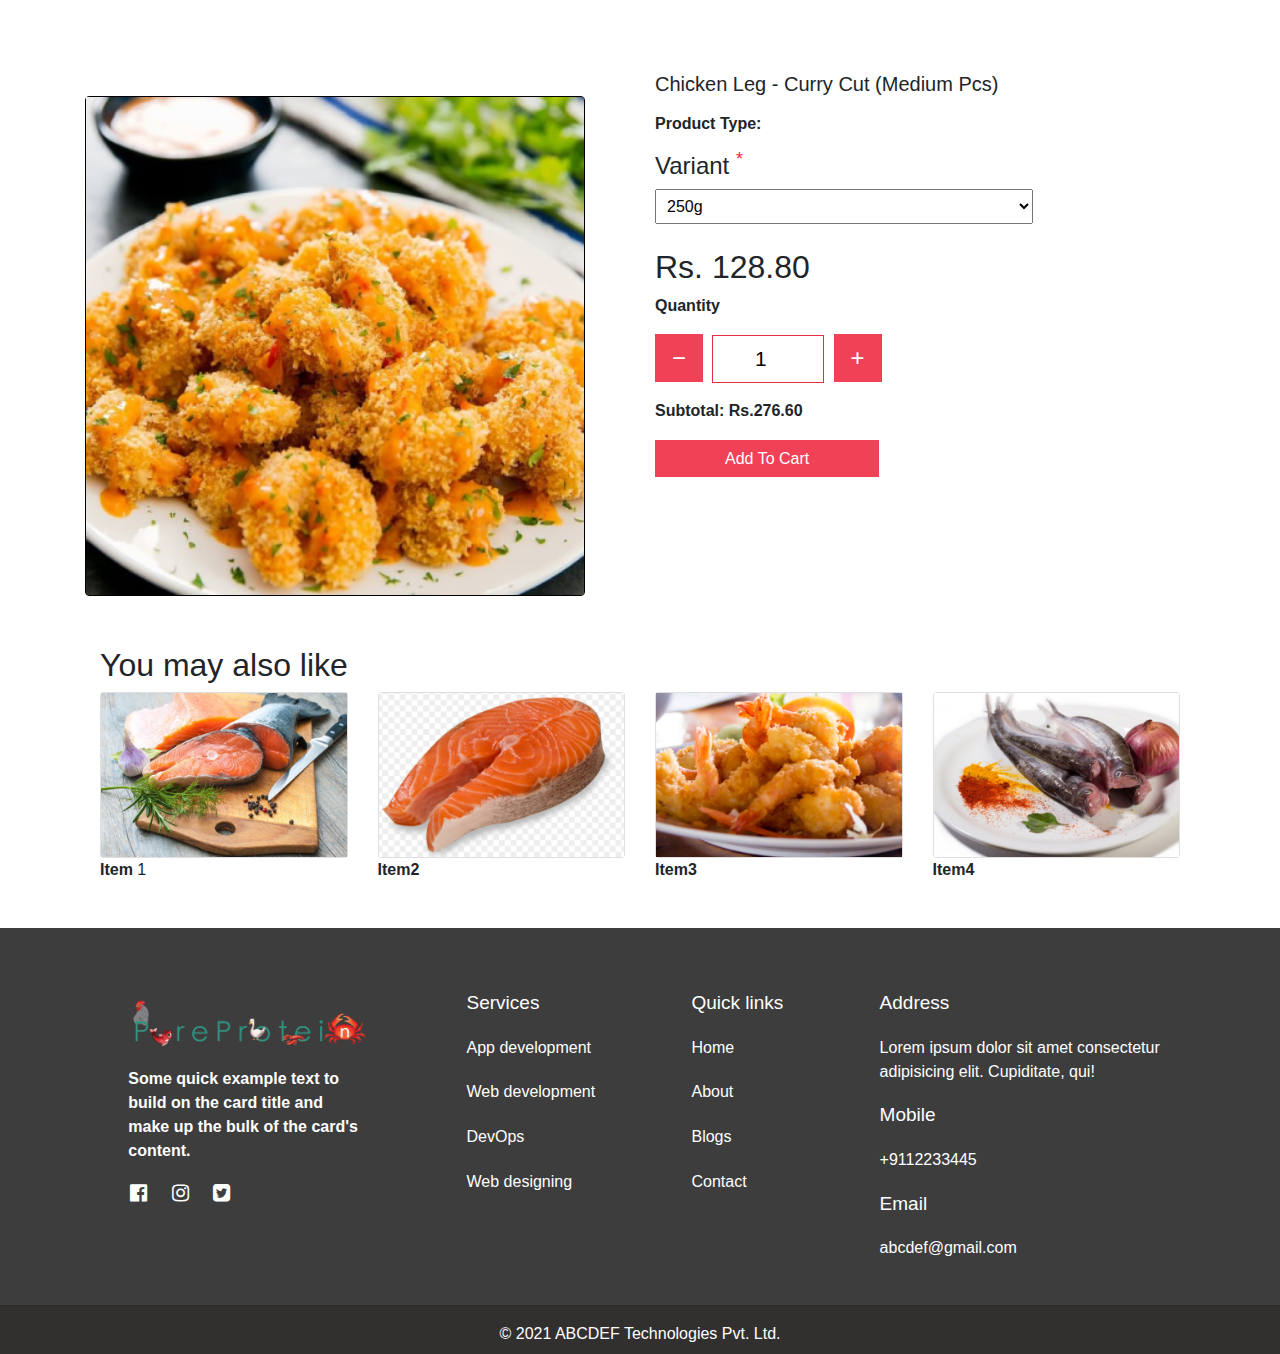
<file: product.html>
<!DOCTYPE html>
<html lang="en">

<head>
  <meta charset="UTF-8">
  <meta http-equiv="X-UA-Compatible" content="IE=edge">
  <meta name="viewport" content="width=device-width, initial-scale=1.0">
  <link rel="stylesheet" href="https://cdn.jsdelivr.net/npm/bootstrap@4.0.0/dist/css/bootstrap.min.css"
    integrity="sha384-Gn5384xqQ1aoWXA+058RXPxPg6fy4IWvTNh0E263XmFcJlSAwiGgFAW/dAiS6JXm" crossorigin="anonymous">
  <link rel="stylesheet" href="style/style.css">
  <link rel="stylesheet" href="https://cdnjs.cloudflare.com/ajax/libs/font-awesome/4.7.0/css/font-awesome.min.css">
 
  <title>Product</title>
</head>

<body>
    <!-- header -->
  <div class="header" id="headerd">
   
  </div>
  <!-- end -->
  <section>
      <div class="container mt-4 " id="productid">
          <div class="row">
            <div class="col-lg-6 mt-5">
                <div class="product mt-4 text-center card">
                   <img src="./images/product2.png">
                </div>

            </div>
            <div class="col-lg-6 mt-5">
             <div class="productinfo ">
               <h3 style="font-size:20px;">Chicken Leg - Curry Cut (Medium Pcs)</h3>
               <p class="pt-2"><b> Product Type:</b></p>
             </div>
            <div class="variant">
              <h4>Variant <sup style="color:#eb2c3c;">*</sup></h4>
<div class="productquantity">
  <select class="form-select" aria-label="Default select example">
    <option selected>250g</option>
    <!-- <option value="1">250g</option> -->
    <option value="2">500g</option>
    <option value="3">750g</option>
    <option value="3">1Kg</option>
  </select>
</div>
<h2 class="mt-4">Rs. 128.80</h2>
<div class="">
<p><b>Quantity</b></p>
<!-- <div class="boxquantity">
  <a href="#" class="borderright"><i class="fa fa-minus" aria-hidden="true"></i></a>
  <input type="text">

  <a href="#" class="borderleft"><i class="fa fa-plus" aria-hidden="true"></i></a>
</div> -->
<section>
	<form action="">
		<p class="qty">
			<!-- <label for="qty">Quantity:</label> -->
			<button class="qtyminus" aria-hidden="true">&minus;</button>
			<input type="number" name="qty" id="qty" min="1" max="10" step="1" value="1">
			<button class="qtyplus" aria-hidden="true">&plus;</button>
		</p>
	</form>			
</section>
<p><b>Subtotal: Rs.276.60</b></p>

<div class="submitbtn mt-4">
<a href="#">Add To Cart</a>
</div>


</div>

            </div>
           
          </div>
          </div>
<div class="container relatedimg">
<h2>You may also like</h2>

          <div class="row ">
     
            <div class="col-lg-3">
              
              <div class=" card">
                <img src="./images/fish1.png">
              
              </div>
              <p><b> Item </b>1</p>

            </div>
            <div class="col-lg-3">
              <div class="card">
                <img src="./images/fish2.png">
             
              </div>
              <p><b>  Item2</b></p>
            </div>
            <div class="col-lg-3">
              <div class=" card">
                <img src="./images/fish3.png">
               
              </div>
              <p><b> Item3 </b></p>

            </div>
            <div class="col-lg-3">
              <div class=" card">
                <img src="./images/fish4.png">
              
              </div>
              <p><b>Item4  </b></p>
            </div>

          </div>
          </div>
          <!--  -->
      </div>


  </section>


 
  <!-- footer -->
<div id="lastfoot">


</div>


  <!-- footer end -->



  <script>
    var nav = document.getElementById('navigation');

    window.onscroll = function () {

      if (window.pageYOffset > 50) {

        // nav.style.position = "fixed";
        // nav.style.top = 0;
        // nav.style.background = "white";
        // nav.style.zIndex = 999;
        // nav.style.width = "100%";
        document.getElementById("productid").style.marginTop = "200px"
      }

      else {
        // nav.style.position = "absolute";
        // nav.style.position = 'relative'; 
        // nav.style.top = 0;
        // nav.style.background = "#dfdfdf"
        // nav.style.width = 100;
        document.getElementById("productid").style.marginTop = "0px"
      }
    }

    var input = document.querySelector('#qty');
var btnminus = document.querySelector('.qtyminus');
var btnplus = document.querySelector('.qtyplus');

if (input !== undefined && btnminus !== undefined && btnplus !== undefined && input !== null && btnminus !== null && btnplus !== null) {
	
	var min = Number(input.getAttribute('min'));
	var max = Number(input.getAttribute('max'));
	var step = Number(input.getAttribute('step'));

	function qtyminus(e) {
		var current = Number(input.value);
		var newval = (current - step);
		if(newval < min) {
			newval = min;
		} else if(newval > max) {
			newval = max;
		} 
		input.value = Number(newval);
		e.preventDefault();
	}

	function qtyplus(e) {
		var current = Number(input.value);
		var newval = (current + step);
		if(newval > max) newval = max;
		input.value = Number(newval);
		e.preventDefault();
	}
		
	btnminus.addEventListener('click', qtyminus);
	btnplus.addEventListener('click', qtyplus);
  
}
  </script>
  
  <script src="https://code.jquery.com/jquery-3.2.1.slim.min.js"
    integrity="sha384-KJ3o2DKtIkvYIK3UENzmM7KCkRr/rE9/Qpg6aAZGJwFDMVNA/GpGFF93hXpG5KkN"
    crossorigin="anonymous"></script>
  <script src="https://cdn.jsdelivr.net/npm/popper.js@1.12.9/dist/umd/popper.min.js"
    integrity="sha384-ApNbgh9B+Y1QKtv3Rn7W3mgPxhU9K/ScQsAP7hUibX39j7fakFPskvXusvfa0b4Q"
    crossorigin="anonymous"></script>
  <script src="https://cdn.jsdelivr.net/npm/bootstrap@4.0.0/dist/js/bootstrap.min.js"
    integrity="sha384-JZR6Spejh4U02d8jOt6vLEHfe/JQGiRRSQQxSfFWpi1MquVdAyjUar5+76PVCmYl"
    crossorigin="anonymous"></script>

<script src="./js/header.js"></script>
<script src="./js/footer.js"></script>

</body>

</html>
</file>
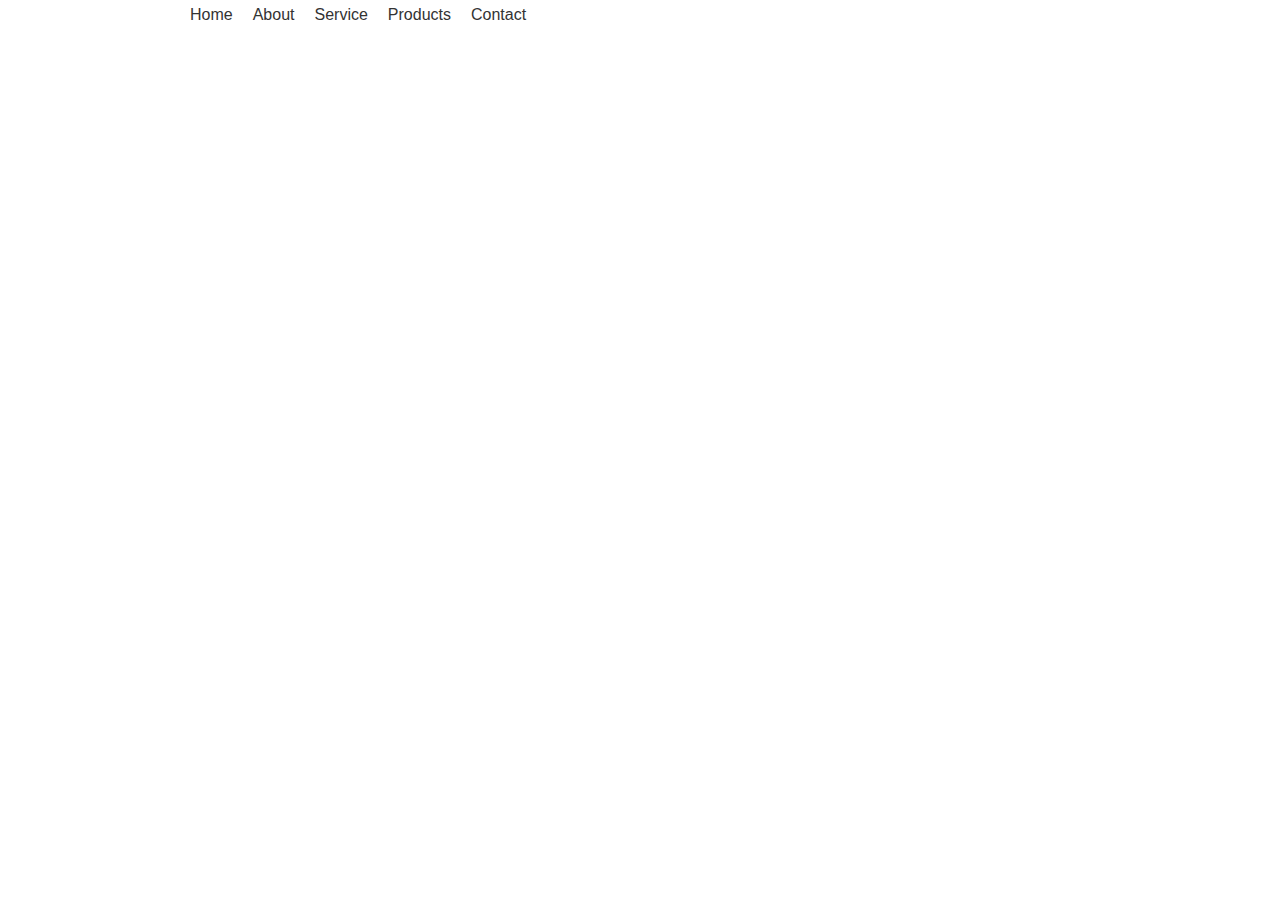
<file: webbullfooter.html>
<!DOCTYPE html>
<html lang="en">
<head>
    <meta charset="UTF-8">
    <meta http-equiv="X-UA-Compatible" content="IE=edge">
    <meta name="viewport" content="width=device-width, initial-scale=1.0">
    <title>Document</title>
    <style>
        body{
  margin:0;
  padding:0;
  font-family:sans-serif;
  font-size:16px;
  line-height:1.4em;
}
*{
  box-sizing:border-box;
}
a{
  color:#333;
  transition:all 200ms ease-in-out;
}
.container{
  max-width:960px;
  margin:0 auto;
  padding:0 20px;
}
ul{
  margin:0;
  padding:0;
  list-style-type:none;
}

.nav{
  display:flex;
  position:relative;
}
.nav a{
  display:block;
  text-decoration:none;
}
.nav > li > a{
  padding:4px 10px;
}
.nav > li{
  position:relative;
}
.nav > li > ul{
  // display:none;
  background:rgba(0,0,0,0.1);
  position:absolute;
  top:100%;
  left:0;
  opacity:0;
  visibility: hidden;
  transform: translateY(20px);
  transition:all 300ms ease-in-out 500ms; // Added delay for usability
  transition:all 300ms ease-in-out;
}
.nav > li > ul > li{
  
}
.nav > li > ul > li > a{
  padding:4px 10px;
}
.nav > li > ul > li > a:hover{
  background-color:rgba(0,0,0,0.15);
}
.nav > li:hover > ul{
  // display:block;
  opacity:1;
  visibility: visible;
  transform: translateY(0px);
  transition:all 300ms ease-in-out;
}
.nav > li > a:hover{
  background-color:rgba(0,0,0,.05);
}
.nav .big-nav{
  position:static;
}
.nav .big-nav > ul{
  min-height:400px;
  position:absolute;
  top:100%;
  left:0;
  width:100%;
  background:rgba(0,0,0,0.1);
}
.nav .big-nav > ul > li{
  width:25%;
   position:relative;
}
.nav .big-nav > ul > li > a{
  padding:10px;
  background:rgba(255,100,0,0.1);
  display:block;
  
}
.nav .big-nav > ul > li > ul{
  display:none;
  position:absolute;
  top:0;
  left:25%;
  width:75%;
  background:rgba(100,255,0,0.1);
}

.nav .big-nav > ul > li.show > ul{
  display:block;
}

.nav .big-nav > ul > li > ul > li{
  display:block;
  width:100%;
  float:left;
}
.nav .big-nav > ul > li > ul > li.col3{
  width:33.3334%;
  padding:0 10px;
}
.nav .big-nav > ul > li > ul > li > a{
  font-weight:bold;
  border-bottom:1px solid #333;
}
.nav .big-nav > ul > li > ul > li a{
  padding:4px 10px;
}
    </style>
</head>
<body>
    <div id="header">
        <div class="container">
          <div class="inner">
            <ul class="nav">
              <li><a href="#">Home</a></li>
              <li><a href="#">About</a></li>
              <li><a href="#">Service</a>
                <ul>
                  <li><a href="#">Marketing</a></li>
                  <li><a href="#">Webdesign</a></li>
                  <li><a href="#">Sales</a></li>
                </ul>
              </li>
              <li class="big-nav"><a href="#">Products</a>
                <ul>
                  <li class="show"><a href="#">Category 1</a>
                    <ul>
                      <li class="col3"><a href="#">Sub Category 1.1</a>
                        <ul>
                          <li><a href="#">Product 1</a></li>
                          <li><a href="#">Product 2</a></li>
                          <li><a href="#">Product 3</a></li>
                        </ul>
                      </li>
                      <li class="col3"><a href="#">Sub Category 1.2</a>
                        <ul>
                          <li><a href="#">Product 4</a></li>
                          <li><a href="#">Product 5</a></li>
                          <li><a href="#">Product 6</a></li>
                        </ul>
                      </li>
                      <li class="col3"><a href="#">Sub Category 1.3</a>
                        <ul>
                          <li><a href="#">Product 7</a></li>
                          <li><a href="#">Product 8</a></li>
                          <li><a href="#">Product 9</a></li>
                          <li><a href="#">Product 10</a></li>
                          <li><a href="#">Product 11</a></li>
                          <li><a href="#">Product 12</a></li>
                          <li><a href="#">Product 13</a></li>
                        </ul>
                      </li>
                    </ul>
                  </li>
                  <li><a href="#">Category 2</a>
                    <ul>
                      <li class="col3"><a href="#">Sub Category 2.1</a>
                        <ul>
                          <li><a href="#">Product 1</a></li>
                          <li><a href="#">Product 2</a></li>
                          <li><a href="#">Product 3</a></li>
                        </ul>
                      </li>
                      <li class="col3"><a href="#">Sub Category 2.2</a>
                        <ul>
                          <li><a href="#">Product 4</a></li>
                          <li><a href="#">Product 5</a></li>
                          <li><a href="#">Product 6</a></li>
                        </ul>
                      </li>
                      <li class="col3"><a href="#">Sub Category 2.3</a>
                        <ul>
                          <li><a href="#">Product 7</a></li>
                          <li><a href="#">Product 8</a></li>
                          <li><a href="#">Product 9</a></li>
                          <li><a href="#">Product 10</a></li>
                          <li><a href="#">Product 11</a></li>
                          <li><a href="#">Product 12</a></li>
                        </ul>
                      </li>
                    </ul>
                  </li>
                  <li><a href="#">Category 3</a>
                    <ul>
                      <li class="col3"><a href="#">Sub Category 3.1</a>
                        <ul>
                          <li><a href="#">Product 1</a></li>
                          <li><a href="#">Product 2</a></li>
                          <li><a href="#">Product 3</a></li>
                        </ul>
                      </li>
                      <li class="col3"><a href="#">Sub Category 3.2</a>
                        <ul>
                          <li><a href="#">Product 4</a></li>
                          <li><a href="#">Product 5</a></li>
                          <li><a href="#">Product 6</a></li>
                        </ul>
                      </li>
                      <li class="col3"><a href="#">Sub Category 3.3</a>
                        <ul>
                          <li><a href="#">Product 7</a></li>
                          <li><a href="#">Product 8</a></li>
                          <li><a href="#">Product 9</a></li>
                          <li><a href="#">Product 10</a></li>
                          <li><a href="#">Product 11</a></li>
                          <li><a href="#">Product 12</a></li>
                          <li><a href="#">Product 13</a></li>
                          <li><a href="#">Product 14</a></li>
                        </ul>
                      </li>
                    </ul>
                  </li>
                  <li><a href="#">Category 4</a></li>
                </ul>
              </li>
              <li><a href="#">Contact</a></li>
            </ul>
          </div>
        </div>
      </div>
</body>
</html>
</file>
<file: style/style.css>
*{
    margin:0px;
    padding: 0px;
    box-sizing: border-box;
}
a{
    text-decoration: none;
    color:white;
}
a:hover {
    color: white;
    text-decoration: none;
}
.nav-item .hovernav{
    position: relative;
}
.nav-item .hovernav::after{
    content: "";
    position: absolute;
    bottom: 0px;
    left: 0px;
    display: inline-block;
    width: 0px;
    height: 4px;
    background-color: #f14156;
    transition: all 0.5s;
}
.nav-item .hovernav:hover::after{
    width:100%;
}
.smallnav{
    padding: 20px;
}
/* .navbar .navbar-expand-lg{
    content: ;
}   */



.top-header{
    text-align: end;
    padding: 7px 0px;
}
.top-header h5{
    display: inline-block;
}
.header .top-header .phone{
    transform: rotate(91deg);
}
.number{
display: inline;
}
.top-header{
    background-color: black;
}
.header-socile{
    display:inline-block ;
    margin-bottom: 0px;
 
}
.header-socile li .facebook{
    color:#4267b2 !important;
    color:white;
    /* background-color:#4267b2 !important ; */
    border-radius: 0px !important;
    
}
.header-socile li{
    display:inline-block ;
    margin: 0px 10px;
    font-size: 20px;



 }
 .bgcolor{
     background-color: #fff0f0;
 }
/* .arrow{
 position: relative;
}  */
/* card hover */
.overlay{
    position: absolute;
    top:0;
    width:0px;
    transition: all 0.3s;
    background-color: #2cdeeb79;
    height: 230px;
}
.card:hover .overlay{
    width: 100%;
}
/* end */
.arrow{
  margin: auto;
    /* position: absolute; */
    /* top:10; */
    /* display: inline-block; */
    width:100px;
    height: 4px;
    background-color: #eb2c3c;
    transition: all 0.5s;
    

    /* text-align: center; */
}

.logo{
    max-width: 240px;
    width: 100%;
    /* margin-top: 11px; */
}
.buttoncard{
    padding: 10px 30px;
    background-color: #f14156;
    border:1px solid #eb2c3c;

}
.buttoncard a{
    color:white;
}
.btn-outline-success{
    color:white;
    background-color:#f14156 ;
    border:2px solid #eb2c3c;
}
.navbar-light .navbar-nav .nav-link{
    color: #564c4c;
    font-size: 15px;
    font-weight: 600;
}
.nav-item{
    margin-right:18px;
}

.menubg{
    background-color: #dfdfdf;
    display: flex;
    width: 100%;
    z-index: 99;
}
/* .carousel-item img{
    max-height:300px;
    height:100%;
} */
.rupay{
    align-items: end;
    color:#e61223;
    font-size: 20px;
    font-weight: 600;

}

.rupay i{
    vertical-align: middle;
   
}
.check-1{
    align-items: baseline;
}
.buttoncard-1{
    padding: 4px 26px;
    /* background-color: #f14156; */
    border:1px solid #eb2c3c;
    color:#e61223;
    font-size: 20px;
    font-weight: 600;
}
.buttoncard-1:hover{
    color:#e61223;
}
.new-arrivals{
color:gray;
font-weight: 400;
}

/* effect*/
.effect:hover{
    transform: translateY(-10px);
    transition: 0.5s;
}
.effect::after{
    content: "";
    display: block;
    width: 0;
    height: 4px;
    background-color: #e61223;
    position: absolute;
    bottom:0px;
    transition: all 0.5s;
   

}
.effect:hover::after{
    width: 100%;
    height: 4px;
}
.location img{
    width:40px;
    height: 40px;
}
#cars{
/* border-top: 1px dashed black; */
border-left:none;
border-right:none;
border-bottom:none;
border-top: none;
}
/* end */
.login{
    border: 1px solid black;
    padding: 10px;
    border-radius: 50%;
}
.logincenter{
    display: flex;
    align-items: center;
    margin-left: 8px;
    cursor: pointer;
}
.blogpara{
    font-size: 16px;
    font-weight: 600;
    padding: 15px 8px;
}
.boxshadow{
   box-shadow: rgba(0, 0, 0, 0.35) 0px 5px 15px;;
}
.font12{
    font-size: 12;
}
.form-control{
    height: 40px;
    width:80%
}
.searchlogo{
    align-items: center;
}
.searchimg{
    position: absolute;
    right:75px;
}
/* footer */
.footerlogo{
    width:100%;
    max-width: 250px;
}
.footertext{
    max-width: 250px;
    width:100%;
}
.loginin{
    align-items: baseline;

}
.footer {
    /* position: fixed; */
    width: 100%;
  background-color: #3d3d3d;
  }
  .lastfooter{
      background-color: #322f2f;
  }
  .services p{
      color:white;
  }
  
  .footer .heading {
    max-width: 1010px;
    width: 90%;
    text-transform: uppercase;
    margin: 0 auto;
    margin-bottom: 3rem;
    font-family: "Gill Sans", "Gill Sans MT", Calibri, "Trebuchet MS", sans-serif;
  }
  
  .footer .content {
    display: flex;
    justify-content: space-evenly;
    margin: 1.5rem;
  }
  
  .footer .content p {
    margin-bottom: 1.3rem;
    color: rgba(0, 0, 0, 0.829);
  }
  
  .footer .content a {
    text-decoration: none;
    color: rgb(0, 0, 0, 0.829);
  }
  
  .footer .content a:hover {
    border-bottom: 1px solid rgba(0, 0, 0, 0.829);
  }
  
  .footer .content h4 {
    margin-bottom: 1.3rem;
    font-size: 19px;
  }
  
  footer {
    text-align: center;
    /* margin-bottom: 2rem; */
  }
  .product{
      /* border: 1px solid black; */
      max-width: 500px;
      width:100%;
      border: 1px solid black;
      /* height:600px; */
  }
  .productquantity .form-select{
      padding: 7px;
      width: 70%;
  }
  .relatedimg{
      margin-top: 50px;
      margin-bottom: 30px;
  }
  /* .boxquantity{
    border-color: #cbcbcb;
    border: 1px solid #cbcbcb;
      max-width: 150px;
      text-align: center;
      padding: 5px;
  }
  .boxquantity input{
      max-width: 100px;
      border: none;
      border:1px solid #cbcbcb;
       padding: 5px;
  }
  .boxquantity .borderright{
      color:black;
      border-right: 1px solid #a8a5a5;
      padding: 5px 5px;
      
   
  }
  .boxquantity .borderleft{
border-left:1px solid #999393;
color:black;

  } */

  button {
	padding: 0;
	margin: 0;
	border-style: none;
	touch-action: manipulation;
	display: inline-block;
	border: none;
	background: none;
	cursor: pointer;
}
/* End Reset for the demo */

/* Sass Config */
/* Contrast : 7.2:1 */
/* End Sass Config */

.qty {
	/* display: flex; */
	flex-wrap: wrap;
	justify-content: center;
	/* text-align: center; */
}
	/* label {
		flex: 1 0 100%;		
	} */
	input {
		width: 7rem; height: 3rem;	
		font-size: 1.3rem;
		text-align: center;
		border: 1px solid #eb2c3c;
	}
	button {
		width: 3rem; height: 3rem;
		color: #fff;
		font-size: 1.5rem;
		background-color: #f14156;
	}
	button.qtyminus {
		margin-right: 0.3rem;
	}
	button.qtyplus {
		margin-left: 0.3rem;
	}

.submitbtn a{
  
    color:white;
    background-color: #f14156;
    padding: 10px 70px;
}

.cartprice{
    border:1px solid black;
    padding: 3px 17px;
    border-radius: 5px;
    /* margin-left: 10px; */
}
.pricecolor{
    color:#e61223;
    vertical-align: revert;
}
/* side nav */
.sidenav {
    height: 100%;
    width: 0;
    position: fixed;
    z-index: 9999;
    top: 0;
    right: 0;
    background-color: rgb(240, 240, 240);
    overflow-x: hidden;
    transition: 0.5s;
    padding-top: 60px;
    /* display: block; */
  }
  
  .sidenav a {
    padding: 8px 8px 8px 32px;
    text-decoration: none;
    font-size: 25px;
    color: #050404;
    display: block;
    transition: 0.3s;
  }
  
  .sidenav a:hover {
    color: #141414;
  }
  
  .sidenav .closebtn {
    position: absolute;
    top: 0;
    right: 25px;
    font-size: 36px;
    margin-left: 50px;
  }
  .congratulation{
      background-color: #417505;
      padding: 8px 0px;
      margin-bottom: 10px;
    text-align: center;
    /* position: relative; */
  }
  .congratulation p{
    text-align: center;
    color: #fff;
    font-weight: 700;
    font-size: 13px;
    margin: 0 auto;
  }
  button:focus{
      outline: none;
  }
  .boxshadow{
    box-shadow: rgba(50, 50, 93, 0.25) 0px 6px 12px -2px, rgba(0, 0, 0, 0.3) 0px 3px 7px -3px;
  }
  .total-box{
      position: absolute;
      width: 90%;
      bottom: 0;
    right: 0;
      background-color: #ffffff;
      padding: 15px 15px;
      box-shadow: rgba(50, 50, 93, 0.25) 0px 6px 12px -2px, rgba(0, 0, 0, 0.3) 0px 3px 7px -3px;
      z-index: 99999;
  }
  .proceesbox a{
      font-size: 14px;
      background-color: #e61223;
      padding: 10px 20px;
      border-radius: 5px;
      color: white;
  }
  /* login */
  .loginpop{
    position:fixed; 
    top: 0;
    left:0;
    bottom: 0;
    background-color: rgba(0, 0, 0, 0.349);
    width:100%;
    height: 100%;
    z-index: 999;
    overflow-y: hidden;
 
     display: none;
}
.loginform
{
    width: 50%;
    background-color: #ffffff;
    margin: auto;
 
    margin-top: 100px;

}
.preceed1{
    color: white;
    border: 1px solid #c22935;
    background-color: #e61223;
    padding: 10px 20px;
    border-radius: 5px;
    margin-top: 30px;
}
  /* end */
  @media screen and (max-height: 450px) {
    .sidenav {padding-top: 15px;}
    .sidenav a {font-size: 18px;}
  }
/* end */
  @media (max-width: 350px) {
.smallnav img{
    display:none;
}
  }
  
  @media (max-width: 767px) {
    .footer .content {
      display: flex;
      flex-direction: column;
      font-size: 14px;
      text-align: center;
    }
  
    .footer {
      position: unset;
    }
    .logo{
        max-width:130px;
        width:100%;
    }
  }
  
  @media (min-width: 768px) and (max-width: 1024px) {
    .footer .content,
    .footer {
      font-size: 14px;
    }
  }
  
  @media (orientation: landscape) and (max-height: 500px) {
    .footer {
      position: unset;
    }
  }
  
/* footer end */
</file>
